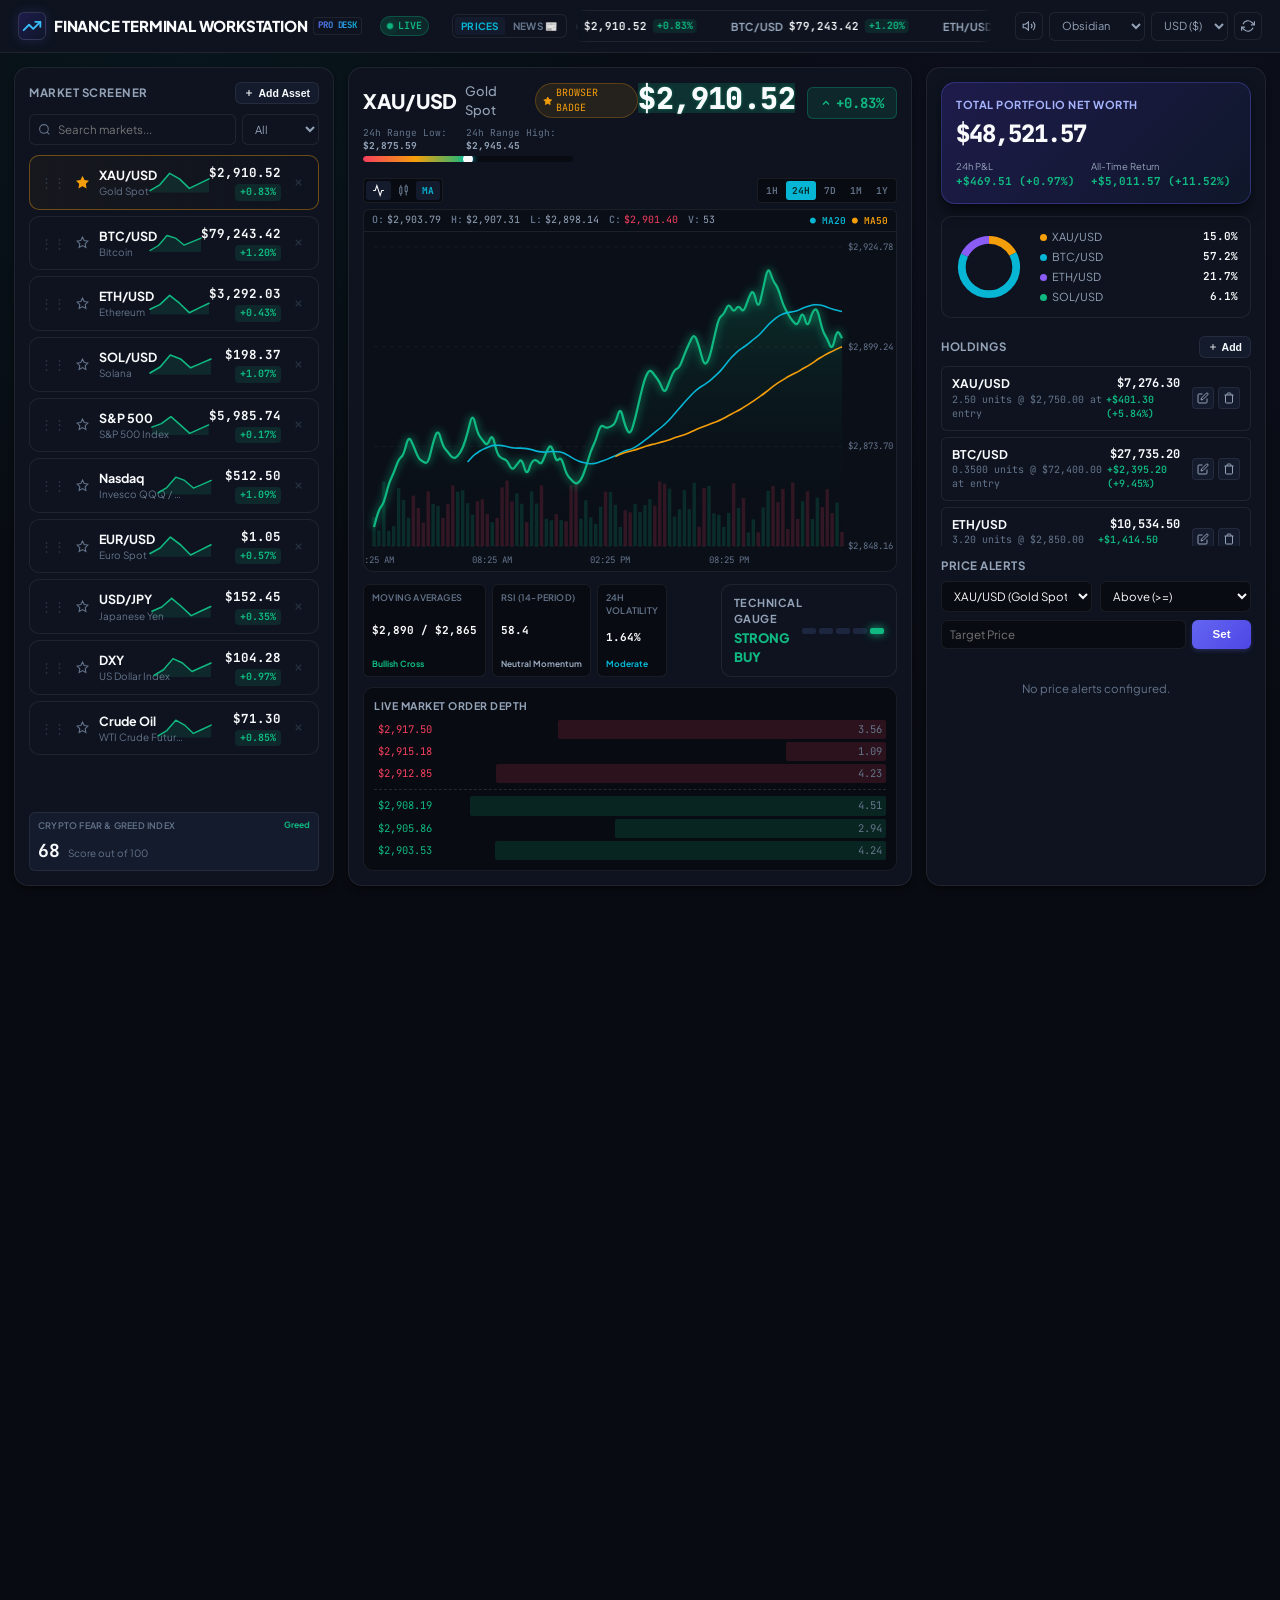
<file: index.html>
<!DOCTYPE html>
<html lang="en">
<head>
  <meta charset="UTF-8">
  <meta http-equiv="refresh" content="0; url=dashboard.html">
  <title>Finance Terminal Workstation Pro</title>
</head>
<body style="background: #080b11; color: #f8fafc; font-family: sans-serif; display: flex; align-items: center; justify-content: center; height: 100vh; margin: 0;">
  <p>Launching Finance Terminal Workstation Pro... <a href="dashboard.html" style="color: #38bdf8;">Click here if not redirected</a></p>
</body>
</html>
</file>
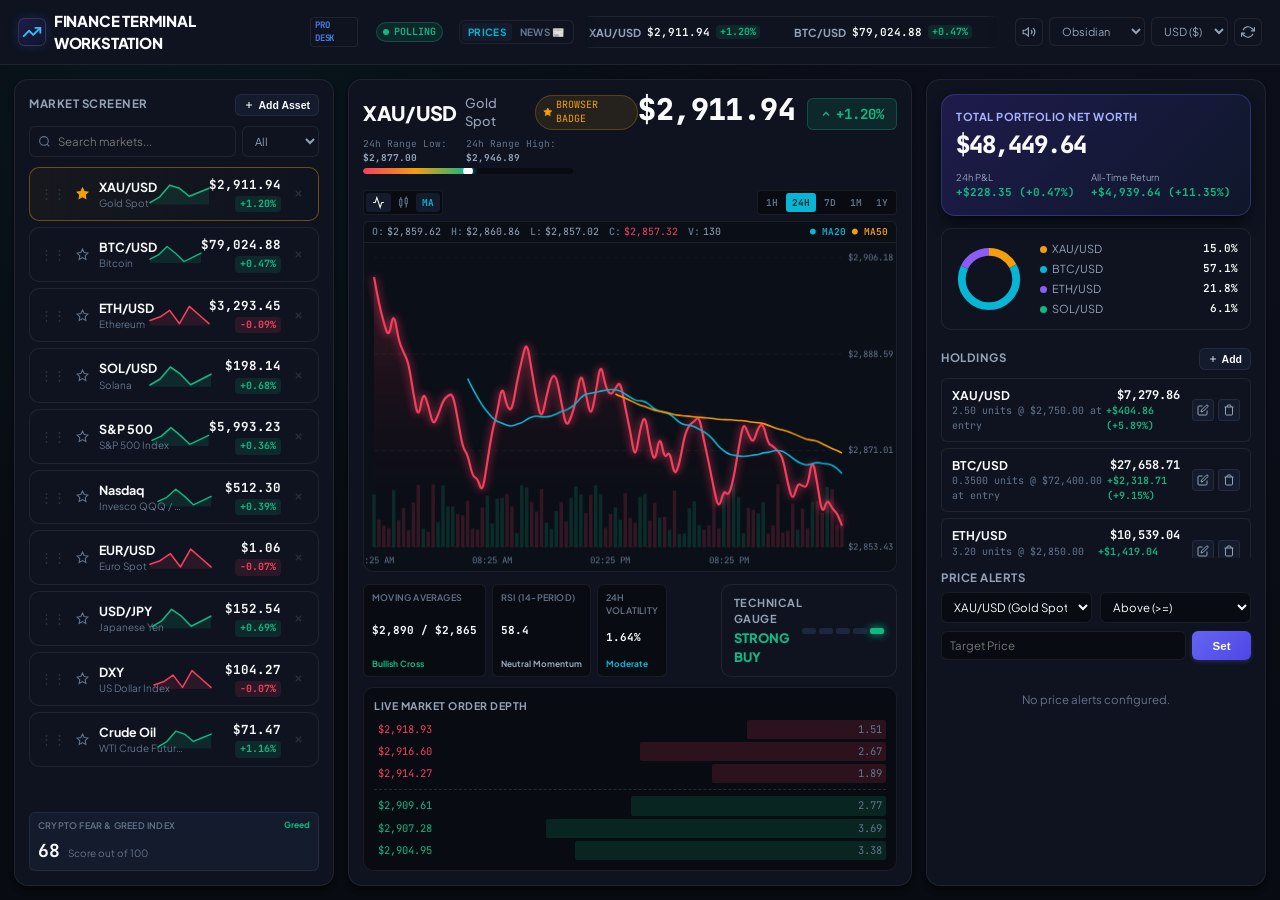
<file: dashboard.html>
<!DOCTYPE html>
<html lang="en">
<head>
  <meta charset="UTF-8">
  <meta name="viewport" content="width=device-width, initial-scale=1.0">
  <title>Finance Terminal Workstation Pro</title>
  <link rel="stylesheet" href="terminal.css">
  <style>
    /* Fullscreen workstation enhancements */
    body {
      background: var(--bg-main);
      height: 100vh;
      overflow: hidden;
    }
    .widescreen-header {
      padding: 10px 18px;
      border-bottom: 1px solid var(--border-subtle);
      background: var(--bg-surface);
      display: flex;
      justify-content: space-between;
      align-items: center;
    }
    .main-terminal-stage {
      height: 380px !important;
    }
    .order-depth-box {
      background: var(--bg-main);
      border: 1px solid var(--border-subtle);
      border-radius: var(--radius-md);
      padding: 10px;
      margin-top: 10px;
    }
    .depth-row {
      display: flex;
      justify-content: space-between;
      font-family: var(--font-mono);
      font-size: 10.5px;
      padding: 2px 4px;
      position: relative;
    }
    .depth-bar-bid {
      position: absolute;
      right: 0;
      top: 0;
      bottom: 0;
      background: rgba(16, 185, 129, 0.15);
      border-radius: 2px;
      z-index: 1;
    }
    .depth-bar-ask {
      position: absolute;
      right: 0;
      top: 0;
      bottom: 0;
      background: rgba(244, 63, 94, 0.15);
      border-radius: 2px;
      z-index: 1;
    }
    .depth-content {
      position: relative;
      z-index: 2;
      display: flex;
      justify-content: space-between;
      width: 100%;
    }
  </style>
</head>
<body data-mode="dashboard">
  <div class="dashboard-mode" id="dashboardRoot">
    
    <!-- Workstation Top Header -->
    <header class="widescreen-header">
      <div class="brand-group">
        <div class="brand-logo-wrap">
          <svg width="20" height="20" viewBox="0 0 24 24" fill="none" stroke="#38bdf8" stroke-width="2.2" stroke-linecap="round" stroke-linejoin="round">
            <polyline points="22 7 13.5 15.5 8.5 10.5 2 17"></polyline>
            <polyline points="16 7 22 7 22 13"></polyline>
          </svg>
        </div>
        <div>
          <div class="brand-title" style="font-size: 15px;">
            <span>FINANCE TERMINAL WORKSTATION</span>
            <span class="brand-tag">PRO DESK</span>
          </div>
        </div>
        <div class="live-beacon" id="liveBeaconWrap" style="margin-left: 10px;" title="Real-time WebSocket & Market Feed">
          <span class="beacon-dot" id="beaconDot"></span>
          <span id="beaconText">LIVE</span>
        </div>
      </div>

      <!-- Center Ticker Tape & News Toggle -->
      <div style="width: 540px; margin: 0 16px; display: flex; align-items: center; gap: 8px;">
        <div class="marquee-mode-bar" style="margin-bottom: 0;">
          <button class="marquee-mode-btn active" id="btnMarqueePrices" title="Show Live Rolling Prices">Prices</button>
          <button class="marquee-mode-btn" id="btnMarqueeNews" title="Show Breaking Financial & Crypto News">News 📰</button>
        </div>
        <div class="marquee-container" id="marqueeContainer" style="margin-bottom: 0; padding: 4px 0; flex: 1;">
          <div class="marquee-track" id="marqueeTrack">
            <!-- Dynamic items -->
          </div>
        </div>
      </div>

      <!-- Right Header Actions -->
      <div class="header-actions">
        <!-- Audio Chime Toggle -->
        <button class="btn-icon" id="soundToggleBtn" title="Toggle Sound">
          <svg id="soundOnIcon" width="14" height="14" viewBox="0 0 24 24" fill="none" stroke="currentColor" stroke-width="2"><polygon points="11 5 6 9 2 9 2 15 6 15 11 19 11 5"></polygon><path d="M19.07 4.93a10 10 0 0 1 0 14.14M15.54 8.46a5 5 0 0 1 0 7.07"></path></svg>
          <svg id="soundOffIcon" style="display:none;" width="14" height="14" viewBox="0 0 24 24" fill="none" stroke="currentColor" stroke-width="2"><line x1="1" y1="1" x2="23" y2="23"></line><path d="M9 9v3a3 3 0 0 0 5.12 2.12M15 9.34V4a3 3 0 0 0-5.94-.6"></path><path d="M17 16.95A7 7 0 0 1 5 12v-2m14 0v2a7 7 0 0 1-.11 1.23"></path><line x1="12" y1="19" x2="12" y2="23"></line><line x1="8" y1="23" x2="16" y2="23"></line></svg>
        </button>

        <!-- Theme Picker -->
        <select class="filter-select" id="settingTheme" style="font-size: 11px;">
          <option value="obsidian">Obsidian</option>
          <option value="cyber">Cyberpunk</option>
          <option value="midnight">Midnight</option>
          <option value="light">Crisp Light</option>
        </select>

        <!-- Currency -->
        <select class="filter-select" id="settingCurrency" style="font-size: 11px;">
          <option value="USD">USD ($)</option>
          <option value="EUR">EUR (€)</option>
          <option value="GBP">GBP (£)</option>
          <option value="JPY">JPY (¥)</option>
        </select>

        <!-- Refresh -->
        <button class="btn-icon" id="refreshBtn" title="Refresh Now">
          <svg id="refreshIcon" width="14" height="14" viewBox="0 0 24 24" fill="none" stroke="currentColor" stroke-width="2"><polyline points="23 4 23 10 17 10"></polyline><polyline points="1 20 1 14 7 14"></polyline><path d="M3.51 9a9 9 0 0 1 14.85-3.36L23 10M1 14l4.64 4.36A9 9 0 0 0 20.49 15"></path></svg>
        </button>
      </div>
    </header>

    <!-- 3-Column Workstation Grid -->
    <div class="dashboard-grid">
      
      <!-- COLUMN 1: MARKET SCREENER & WATCHLIST -->
      <aside class="dashboard-panel col-left">
        <div class="section-heading" style="margin-bottom: 10px; display: flex; justify-content: space-between; align-items: center;">
          <span>Market Screener</span>
          <button class="btn-small" id="openAddAssetModalBtn">
            <svg width="10" height="10" viewBox="0 0 24 24" fill="none" stroke="currentColor" stroke-width="2.5"><line x1="12" y1="5" x2="12" y2="19"></line><line x1="5" y1="12" x2="19" y2="12"></line></svg>
            Add Asset
          </button>
        </div>

        <div class="screener-toolbar">
          <div class="search-input-wrap">
            <svg class="search-icon" viewBox="0 0 24 24" fill="none" stroke="currentColor" stroke-width="2"><circle cx="11" cy="11" r="8"></circle><line x1="21" y1="21" x2="16.65" y2="16.65"></line></svg>
            <input type="search" class="search-input" id="screenerSearch" placeholder="Search markets...">
          </div>
          <select class="filter-select" id="screenerTypeFilter">
            <option value="all">All</option>
            <option value="crypto">Crypto</option>
            <option value="commodity">Metals</option>
            <option value="index">Indices</option>
            <option value="forex">Forex</option>
          </select>
        </div>

        <div class="watchlist-list" id="watchlistContainer" style="flex: 1; overflow-y: auto;">
          <!-- Dynamically populated -->
        </div>

        <!-- Sentiment Meter in Col 1 -->
        <div class="intel-card" style="margin-top: 10px; background: var(--bg-surface-elevated);">
          <div style="display: flex; justify-content: space-between; align-items: center;">
            <span class="intel-label">Crypto Fear & Greed Index</span>
            <span class="intel-rating" id="fngSignal" style="color: var(--bull);">Greed</span>
          </div>
          <div style="display: flex; align-items: baseline; gap: 8px; margin-top: 4px;">
            <span class="intel-value" id="fngValue" style="font-size: 18px;">68</span>
            <span style="font-size: 10px; color: var(--text-tertiary);">Score out of 100</span>
          </div>
        </div>
      </aside>

      <!-- COLUMN 2: PRIMARY PRO TERMINAL CHART & DEPTH -->
      <main class="dashboard-panel col-center">
        <!-- Hero Header Row -->
        <div class="hero-top-row">
          <div class="hero-asset-meta">
            <span class="hero-symbol" id="heroSymbol" style="font-size: 20px;">XAU/USD</span>
            <span class="hero-name" id="heroName" style="font-size: 13px;">Gold Spot</span>
            <div class="hero-pin-badge" id="heroBadgeStatus">
              <svg width="10" height="10" viewBox="0 0 24 24" fill="#f59e0b" stroke="#f59e0b" stroke-width="2"><polygon points="12 2 15.09 8.26 22 9.27 17 14.14 18.18 21.02 12 17.77 5.82 21.02 7 14.14 2 9.27 8.91 8.26 12 2"></polygon></svg>
              <span>BROWSER BADGE</span>
            </div>
          </div>

          <div style="display: flex; align-items: baseline; gap: 12px;">
            <span class="hero-price" id="heroPrice" style="font-size: 30px;">$2,912.40</span>
            <span class="delta-badge up" id="heroDelta" style="font-size: 14px; padding: 5px 12px;">
              <svg width="12" height="12" viewBox="0 0 24 24" fill="none" stroke="currentColor" stroke-width="2.5"><polyline points="18 15 12 9 6 15"></polyline></svg>
              <span id="heroDeltaVal">+0.85%</span>
            </span>
          </div>
        </div>

        <!-- 24h High/Low -->
        <div class="range-bar-wrap" style="margin-bottom: 14px;">
          <div class="range-labels">
            <span>24h Range Low: <strong id="heroLowPrice">$2,892.10</strong></span>
            <span>24h Range High: <strong id="heroHighPrice">$2,928.40</strong></span>
          </div>
          <div class="range-track" style="height: 6px;">
            <div class="range-fill" id="rangeFill" style="width: 68%;"></div>
            <div class="range-pin" id="rangePin" style="left: 68%; width: 10px; height: 10px;"></div>
          </div>
        </div>

        <!-- Chart Controls -->
        <div class="chart-controls-bar">
          <div class="chart-type-toggle">
            <button class="chart-type-btn active" data-type="area" id="btnChartArea" title="Area Spline">
              <svg viewBox="0 0 24 24" fill="none" stroke="currentColor" stroke-width="2"><polyline points="22 12 18 12 15 21 9 3 6 12 2 12"></polyline></svg>
            </button>
            <button class="chart-type-btn" data-type="candle" id="btnChartCandle" title="Candlestick OHLC">
              <svg viewBox="0 0 24 24" fill="none" stroke="currentColor" stroke-width="2"><rect x="5" y="6" width="4" height="12" rx="1"></rect><line x1="7" y1="2" x2="7" y2="6"></line><line x1="7" y1="18" x2="7" y2="22"></line><rect x="15" y="4" width="4" height="10" rx="1"></rect><line x1="17" y1="1" x2="17" y2="4"></line><line x1="17" y1="14" x2="17" y2="21"></line></svg>
            </button>
            <button class="chart-type-btn active" id="btnToggleMA" title="Toggle Moving Average Overlays (MA 20 / 50)">
              MA
            </button>
          </div>

          <div class="timeframe-group">
            <button class="timeframe-btn active" data-range="1h">1H</button>
            <button class="timeframe-btn" data-range="24h">24H</button>
            <button class="timeframe-btn" data-range="7d">7D</button>
            <button class="timeframe-btn" data-range="1m">1M</button>
            <button class="timeframe-btn" data-range="1y">1Y</button>
          </div>
        </div>

        <!-- OHLCV & MA Crosshair Readout Bar -->
        <div class="chart-ohlcv-bar" id="chartOhlcvBar">
          <span class="ohlcv-item"><span class="ohlcv-lbl">O:</span> <span id="ohlcO">—</span></span>
          <span class="ohlcv-item"><span class="ohlcv-lbl">H:</span> <span id="ohlcH">—</span></span>
          <span class="ohlcv-item"><span class="ohlcv-lbl">L:</span> <span id="ohlcL">—</span></span>
          <span class="ohlcv-item"><span class="ohlcv-lbl">C:</span> <span id="ohlcC">—</span></span>
          <span class="ohlcv-item"><span class="ohlcv-lbl">V:</span> <span id="ohlcV">—</span></span>
          <span class="ohlcv-item ohlcv-ma-legend" id="maLegendWrap">
            <span class="ma-pill-20">● MA20</span>
            <span class="ma-pill-50">● MA50</span>
          </span>
        </div>

        <!-- Large Interactive Chart Canvas -->
        <div class="chart-stage main-terminal-stage" id="chartStage">
          <canvas class="chart-canvas" id="mainChartCanvas"></canvas>
          <div class="chart-tooltip" id="chartTooltip">
            <div class="tooltip-time" id="tooltipTime">--:--</div>
            <div class="tooltip-price" id="tooltipPrice">$0.00</div>
          </div>
        </div>

        <!-- Technical Intelligence Grid & Meter -->
        <div style="display: grid; grid-template-columns: 2fr 1fr; gap: 10px; margin-top: 12px;">
          <div class="intel-grid" style="margin-top: 0;">
            <div class="intel-card">
              <span class="intel-label">Moving Averages</span>
              <span class="intel-value" id="maValues">$2,890 / $2,865</span>
              <span class="intel-rating" id="maSignal" style="color: var(--bull);">Bullish Cross</span>
            </div>
            <div class="intel-card">
              <span class="intel-label">RSI (14-Period)</span>
              <span class="intel-value" id="rsiValue">58.4</span>
              <span class="intel-rating" id="rsiSignal" style="color: var(--text-secondary);">Neutral Momentum</span>
            </div>
            <div class="intel-card">
              <span class="intel-label">24h Volatility</span>
              <span class="intel-value" id="volatilityVal">1.64%</span>
              <span class="intel-rating" style="color: var(--accent-cyan);">Moderate</span>
            </div>
          </div>

          <div class="technical-meter-card" style="margin-bottom: 0;">
            <div class="meter-left">
              <span class="meter-title">Technical Gauge</span>
              <span class="meter-status bull" id="technicalMeterText">STRONG BUY</span>
            </div>
            <div class="meter-bar-container">
              <div class="meter-segment" id="segStrongSell"></div>
              <div class="meter-segment" id="segSell"></div>
              <div class="meter-segment" id="segNeutral"></div>
              <div class="meter-segment" id="segBuy"></div>
              <div class="meter-segment active-strong-buy" id="segStrongBuy"></div>
            </div>
          </div>
        </div>

        <!-- Order Book Depth Simulation -->
        <div class="order-depth-box">
          <div class="section-heading" style="margin-bottom: 6px; font-size: 10.5px;">Live Market Order Depth</div>
          <div id="orderBookList">
            <!-- Dynamically populated -->
          </div>
        </div>
      </main>

      <!-- COLUMN 3: PORTFOLIO, ALERTS & TOOLS -->
      <aside class="dashboard-panel col-right">
        <!-- Portfolio Hero -->
        <div class="portfolio-hero" style="padding: 14px;">
          <div class="portfolio-label">Total Portfolio Net Worth</div>
          <div class="portfolio-total" id="portfolioTotalVal" style="font-size: 24px;">$48,912.45</div>
          <div class="portfolio-metrics">
            <div class="p-metric">
              <span class="p-metric-label">24h P&L</span>
              <span class="p-metric-val" id="portfolio24hPnl" style="color: var(--bull);">+$1,140.20 (+2.38%)</span>
            </div>
            <div class="p-metric">
              <span class="p-metric-label">All-Time Return</span>
              <span class="p-metric-val" id="portfolioAllTimePnl" style="color: var(--bull);">+$8,450.00 (+20.8%)</span>
            </div>
          </div>
        </div>

        <!-- Donut Allocation -->
        <div class="allocation-wrap">
          <div class="donut-stage" style="width: 70px; height: 70px;">
            <svg class="donut-svg" viewBox="0 0 36 36" id="portfolioDonutSvg"></svg>
          </div>
          <div class="donut-legend" id="donutLegend" style="font-size: 10.5px;"></div>
        </div>

        <!-- Holdings List -->
        <div class="holdings-header" style="margin-top: 6px;">
          <span class="section-heading">Holdings</span>
          <button class="btn-small" id="openAddHoldingBtn">
            <svg width="10" height="10" viewBox="0 0 24 24" fill="none" stroke="currentColor" stroke-width="2"><line x1="12" y1="5" x2="12" y2="19"></line><line x1="5" y1="12" x2="19" y2="12"></line></svg>
            Add
          </button>
        </div>
        <div id="holdingsListContainer" style="max-height: 180px; overflow-y: auto; margin-bottom: 12px;"></div>

        <!-- Quick Price Alerts -->
        <div class="section-heading" style="margin-bottom: 6px;">Price Alerts</div>
        <form class="alert-builder-form" id="alertBuilderForm" style="margin-bottom: 8px;">
          <div class="alert-input-grid">
            <select id="alertAssetSelect" aria-label="Asset"></select>
            <select id="alertConditionSelect" aria-label="Condition">
              <option value="above">Above (>=)</option>
              <option value="below">Below (<=)</option>
            </select>
          </div>
          <div style="display: flex; gap: 6px;">
            <input type="number" step="any" min="0" id="alertTargetInput" placeholder="Target Price" required>
            <button type="submit" class="btn-primary" style="width: 70px; padding: 6px 10px;">Set</button>
          </div>
        </form>
        <div class="active-alerts-list" id="activeAlertsList" style="flex: 1; overflow-y: auto;"></div>
      </aside>

    </div>

    <!-- Modals -->
    <!-- 1. Add Asset Modal -->
    <div class="modal-overlay" id="addAssetModal">
      <div class="modal-box">
        <div class="modal-title">
          <svg width="16" height="16" viewBox="0 0 24 24" fill="none" stroke="#6366f1" stroke-width="2.5"><line x1="12" y1="5" x2="12" y2="19"></line><line x1="5" y1="12" x2="19" y2="12"></line></svg>
          Add Custom Asset
        </div>
        <div class="modal-inputs">
          <input type="text" id="customSymbolInput" placeholder="Symbol (e.g. DOGE, NVDA, TSLA)" autocomplete="off">
          <input type="text" id="customNameInput" placeholder="Asset Name (e.g. Dogecoin)" autocomplete="off">
          <select id="customTypeInput">
            <option value="crypto">Cryptocurrency</option>
            <option value="commodity">Commodity / Metal</option>
            <option value="index">Index / Stock</option>
            <option value="forex">Forex Pair</option>
          </select>
        </div>
        <div class="modal-actions">
          <button class="btn-secondary" id="cancelAddAssetBtn">Cancel</button>
          <button class="btn-primary" id="confirmAddAssetBtn" style="width: auto;">Add to Watchlist</button>
        </div>
      </div>
    </div>

    <!-- 2. Add / Update Holding Modal -->
    <div class="modal-overlay" id="addHoldingModal">
      <div class="modal-box">
        <div class="modal-title">
          <svg width="16" height="16" viewBox="0 0 24 24" fill="none" stroke="#10b981" stroke-width="2.5"><rect x="2" y="7" width="20" height="14" rx="2" ry="2"></rect><path d="M16 21V5a2 2 0 0 0-2-2h-4a2 2 0 0 0-2 2v16"></path></svg>
          <span id="holdingModalTitleText">Track Asset Value</span>
        </div>
        <input type="hidden" id="editingHoldingId" value="">
        <div class="modal-inputs">
          <label style="font-size: 10px; color: var(--text-tertiary); font-weight: 700; text-transform: uppercase;">1. Choose Asset</label>
          <select id="holdingAssetSelect"></select>
          <div id="holdingCurrentPriceInfo" style="font-size: 11px; font-family: var(--font-mono); color: var(--accent-cyan); margin-top: -4px; margin-bottom: 6px;">
            Current Market Price: $0.00
          </div>

          <div style="display: flex; gap: 4px; margin-bottom: 8px;">
            <button type="button" class="btn-small active" id="modeUsdBtn" style="flex: 1; justify-content: center; font-size: 10px; padding: 5px 6px;">💵 In USD ($)</button>
            <button type="button" class="btn-small" id="modeUnitsBtn" style="flex: 1; justify-content: center; font-size: 10px; padding: 5px 6px;">🪙 By Coin/Units</button>
          </div>

          <!-- Mode 1: USD Amount (Intuitive & Default) -->
          <div id="holdingUsdContainer">
            <label style="font-size: 10px; color: var(--text-tertiary); font-weight: 700; text-transform: uppercase;">2. How much you hold in USD right now</label>
            <input type="number" step="any" min="0" id="holdingUsdAmountInput" placeholder="e.g. 500 or 2500" autocomplete="off">
            <div id="holdingUsdCalcPreview" style="font-size: 10.5px; font-family: var(--font-mono); color: var(--text-secondary); margin-top: 4px;">
              ≈ 0.00 units locked at current price
            </div>
          </div>

          <!-- Mode 2: By exact units / custom price (Optional) -->
          <div id="holdingUnitsContainer" style="display: none;">
            <label style="font-size: 10px; color: var(--text-tertiary); font-weight: 700; text-transform: uppercase;">Exact units owned</label>
            <input type="number" step="any" min="0" id="holdingAmountInput" placeholder="Quantity (e.g. 0.035)" autocomplete="off">
            <label style="font-size: 10px; color: var(--text-tertiary); font-weight: 700; text-transform: uppercase; margin-top: 6px;">Buy Price per unit ($)</label>
            <input type="number" step="any" min="0" id="holdingBuyPriceInput" placeholder="Price per unit ($)" autocomplete="off">
          </div>
        </div>
        <div class="modal-actions">
          <button class="btn-secondary" id="cancelAddHoldingBtn">Cancel</button>
          <button class="btn-primary" id="confirmAddHoldingBtn" style="width: auto;">Start Tracking</button>
        </div>
      </div>
    </div>

  </div>

  <script src="config.js"></script>
  <script src="popup.js"></script>
</body>
</html>
</file>
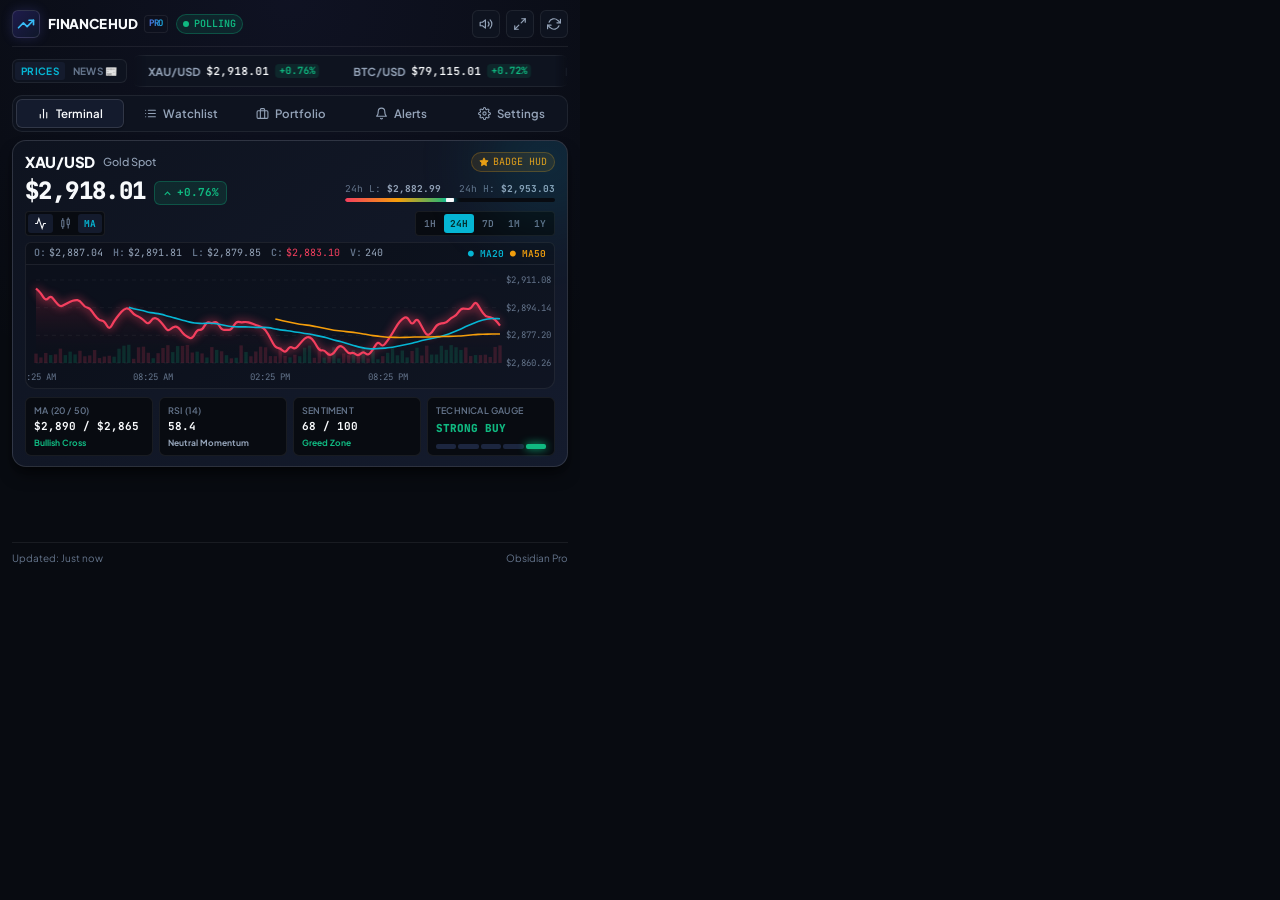
<file: popup.html>
<!DOCTYPE html>
<html lang="en">
<head>
  <meta charset="UTF-8">
  <meta name="viewport" content="width=device-width, initial-scale=1.0">
  <title>Finance Terminal & Ticker HUD</title>
  <link rel="stylesheet" href="terminal.css">
</head>
<body>
  <div class="app-container popup-mode" id="appRoot">
    
    <!-- Terminal Header -->
    <header class="terminal-header">
      <div class="brand-group">
        <div class="brand-logo-wrap">
          <svg width="18" height="18" viewBox="0 0 24 24" fill="none" stroke="#38bdf8" stroke-width="2.2" stroke-linecap="round" stroke-linejoin="round">
            <polyline points="22 7 13.5 15.5 8.5 10.5 2 17"></polyline>
            <polyline points="16 7 22 7 22 13"></polyline>
          </svg>
        </div>
        <div>
          <div class="brand-title">
            <span>FINANCE HUD</span>
            <span class="brand-tag">PRO</span>
          </div>
        </div>
        <div class="live-beacon" id="liveBeaconWrap" title="Real-time WebSocket & Market Feed">
          <span class="beacon-dot" id="beaconDot"></span>
          <span id="beaconText">LIVE</span>
        </div>
      </div>

      <div class="header-actions">
        <!-- Audio Chime Toggle -->
        <button class="btn-icon" id="soundToggleBtn" title="Toggle Alert Audio Chimes">
          <svg id="soundOnIcon" width="14" height="14" viewBox="0 0 24 24" fill="none" stroke="currentColor" stroke-width="2" stroke-linecap="round" stroke-linejoin="round">
            <polygon points="11 5 6 9 2 9 2 15 6 15 11 19 11 5"></polygon>
            <path d="M19.07 4.93a10 10 0 0 1 0 14.14M15.54 8.46a5 5 0 0 1 0 7.07"></path>
          </svg>
          <svg id="soundOffIcon" style="display:none;" width="14" height="14" viewBox="0 0 24 24" fill="none" stroke="currentColor" stroke-width="2" stroke-linecap="round" stroke-linejoin="round">
            <line x1="1" y1="1" x2="23" y2="23"></line>
            <path d="M9 9v3a3 3 0 0 0 5.12 2.12M15 9.34V4a3 3 0 0 0-5.94-.6"></path>
            <path d="M17 16.95A7 7 0 0 1 5 12v-2m14 0v2a7 7 0 0 1-.11 1.23"></path>
            <line x1="12" y1="19" x2="12" y2="23"></line>
            <line x1="8" y1="23" x2="16" y2="23"></line>
          </svg>
        </button>

        <!-- Popout to Fullscreen Terminal -->
        <button class="btn-icon" id="popoutTerminalBtn" title="Open Full Workstation Terminal">
          <svg width="14" height="14" viewBox="0 0 24 24" fill="none" stroke="currentColor" stroke-width="2" stroke-linecap="round" stroke-linejoin="round">
            <polyline points="15 3 21 3 21 9"></polyline>
            <polyline points="9 21 3 21 3 15"></polyline>
            <line x1="21" y1="3" x2="14" y2="10"></line>
            <line x1="3" y1="21" x2="10" y2="14"></line>
          </svg>
        </button>

        <!-- Refresh Button -->
        <button class="btn-icon" id="refreshBtn" title="Refresh Live Data">
          <svg id="refreshIcon" width="14" height="14" viewBox="0 0 24 24" fill="none" stroke="currentColor" stroke-width="2" stroke-linecap="round" stroke-linejoin="round">
            <polyline points="23 4 23 10 17 10"></polyline>
            <polyline points="1 20 1 14 7 14"></polyline>
            <path d="M3.51 9a9 9 0 0 1 14.85-3.36L23 10M1 14l4.64 4.36A9 9 0 0 0 20.49 15"></path>
          </svg>
        </button>
      </div>
    </header>

    <!-- Top Scrolling Ticker Tape Marquee & News Toggle -->
    <div class="marquee-section">
      <div class="marquee-mode-bar">
        <button class="marquee-mode-btn active" id="btnMarqueePrices" title="Show Live Rolling Prices">Prices</button>
        <button class="marquee-mode-btn" id="btnMarqueeNews" title="Show Breaking Financial & Crypto News">News 📰</button>
      </div>
      <div class="marquee-container" id="marqueeContainer">
        <div class="marquee-track" id="marqueeTrack">
          <!-- Populated dynamically -->
        </div>
      </div>
    </div>

    <!-- Navigation Tab Bar -->
    <nav class="nav-tabs" role="tablist">
      <button class="nav-tab-btn active" data-tab="terminal">
        <svg viewBox="0 0 24 24" fill="none" stroke="currentColor" stroke-width="2" stroke-linecap="round" stroke-linejoin="round"><line x1="18" y1="20" x2="18" y2="10"></line><line x1="12" y1="20" x2="12" y2="4"></line><line x1="6" y1="20" x2="6" y2="14"></line></svg>
        Terminal
      </button>
      <button class="nav-tab-btn" data-tab="watchlist">
        <svg viewBox="0 0 24 24" fill="none" stroke="currentColor" stroke-width="2" stroke-linecap="round" stroke-linejoin="round"><line x1="8" y1="6" x2="21" y2="6"></line><line x1="8" y1="12" x2="21" y2="12"></line><line x1="8" y1="18" x2="21" y2="18"></line><line x1="3" y1="6" x2="3.01" y2="6"></line><line x1="3" y1="12" x2="3.01" y2="12"></line><line x1="3" y1="18" x2="3.01" y2="18"></line></svg>
        Watchlist
      </button>
      <button class="nav-tab-btn" data-tab="portfolio">
        <svg viewBox="0 0 24 24" fill="none" stroke="currentColor" stroke-width="2" stroke-linecap="round" stroke-linejoin="round"><rect x="2" y="7" width="20" height="14" rx="2" ry="2"></rect><path d="M16 21V5a2 2 0 0 0-2-2h-4a2 2 0 0 0-2 2v16"></path></svg>
        Portfolio
      </button>
      <button class="nav-tab-btn" data-tab="alerts">
        <svg viewBox="0 0 24 24" fill="none" stroke="currentColor" stroke-width="2" stroke-linecap="round" stroke-linejoin="round"><path d="M18 8A6 6 0 0 0 6 8c0 7-3 9-3 9h18s-3-2-3-9"></path><path d="M13.73 21a2 2 0 0 1-3.46 0"></path></svg>
        Alerts
      </button>
      <button class="nav-tab-btn" data-tab="settings">
        <svg viewBox="0 0 24 24" fill="none" stroke="currentColor" stroke-width="2" stroke-linecap="round" stroke-linejoin="round"><circle cx="12" cy="12" r="3"></circle><path d="M19.4 15a1.65 1.65 0 0 0 .33 1.82l.06.06a2 2 0 0 1 0 2.83 2 2 0 0 1-2.83 0l-.06-.06a1.65 1.65 0 0 0-1.82-.33 1.65 1.65 0 0 0-1 1.51V21a2 2 0 0 1-2 2 2 2 0 0 1-2-2v-.09A1.65 1.65 0 0 0 9 19.4a1.65 1.65 0 0 0-1.82.33l-.06.06a2 2 0 0 1-2.83 0 2 2 0 0 1 0-2.83l.06-.06a1.65 1.65 0 0 0 .33-1.82 1.65 1.65 0 0 0-1.51-1H3a2 2 0 0 1-2-2 2 2 0 0 1 2-2h.09A1.65 1.65 0 0 0 4.6 9a1.65 1.65 0 0 0-.33-1.82l-.06-.06a2 2 0 0 1 0-2.83 2 2 0 0 1 2.83 0l.06.06a1.65 1.65 0 0 0 1.82.33H9a1.65 1.65 0 0 0 1-1.51V3a2 2 0 0 1 2-2 2 2 0 0 1 2 2v.09a1.65 1.65 0 0 0 1 1.51 1.65 1.65 0 0 0 1.82-.33l.06-.06a2 2 0 0 1 2.83 0 2 2 0 0 1 0 2.83l-.06.06a1.65 1.65 0 0 0-.33 1.82V9a1.65 1.65 0 0 0 1.51 1H21a2 2 0 0 1 2 2 2 2 0 0 1-2 2h-.09a1.65 1.65 0 0 0-1.51 1z"></path></svg>
        Settings
      </button>
    </nav>

    <!-- ==========================================
         TAB 1: TERMINAL / PRO CHART
         ========================================== -->
    <div class="tab-content active" id="tab-terminal">
      <!-- Hero Asset Card -->
      <div class="hero-card" id="heroCard">
        <div class="hero-glow"></div>
        <div class="hero-top-row">
          <div class="hero-asset-meta">
            <span class="hero-symbol" id="heroSymbol">XAU/USD</span>
            <span class="hero-name" id="heroName">Gold Spot</span>
          </div>
          <div class="hero-pin-badge" id="heroBadgeStatus">
            <svg width="10" height="10" viewBox="0 0 24 24" fill="#f59e0b" stroke="#f59e0b" stroke-width="2"><polygon points="12 2 15.09 8.26 22 9.27 17 14.14 18.18 21.02 12 17.77 5.82 21.02 7 14.14 2 9.27 8.91 8.26 12 2"></polygon></svg>
            <span>BADGE HUD</span>
          </div>
        </div>

        <div class="hero-price-row">
          <div class="hero-price-group">
            <span class="hero-price" id="heroPrice">$2,912.40</span>
            <span class="delta-badge up" id="heroDelta">
              <svg width="11" height="11" viewBox="0 0 24 24" fill="none" stroke="currentColor" stroke-width="2.5"><polyline points="18 15 12 9 6 15"></polyline></svg>
              <span id="heroDeltaVal">+0.85%</span>
            </span>
          </div>

          <!-- 24h High / Low Range Slider (Side-by-side with price) -->
          <div class="range-bar-wrap">
            <div class="range-labels">
              <span>24h L: <strong id="heroLowPrice">$2,892.10</strong></span>
              <span>24h H: <strong id="heroHighPrice">$2,928.40</strong></span>
            </div>
            <div class="range-track">
              <div class="range-fill" id="rangeFill" style="width: 68%;"></div>
              <div class="range-pin" id="rangePin" style="left: 68%;"></div>
            </div>
          </div>
        </div>

        <!-- Chart Controls -->
        <div class="chart-controls-bar">
          <div class="chart-type-toggle">
            <button class="chart-type-btn active" data-type="area" id="btnChartArea" title="Area Spline">
              <svg viewBox="0 0 24 24" fill="none" stroke="currentColor" stroke-width="2"><polyline points="22 12 18 12 15 21 9 3 6 12 2 12"></polyline></svg>
            </button>
            <button class="chart-type-btn" data-type="candle" id="btnChartCandle" title="Candlestick OHLC">
              <svg viewBox="0 0 24 24" fill="none" stroke="currentColor" stroke-width="2"><rect x="5" y="6" width="4" height="12" rx="1"></rect><line x1="7" y1="2" x2="7" y2="6"></line><line x1="7" y1="18" x2="7" y2="22"></line><rect x="15" y="4" width="4" height="10" rx="1"></rect><line x1="17" y1="1" x2="17" y2="4"></line><line x1="17" y1="14" x2="17" y2="21"></line></svg>
            </button>
            <button class="chart-type-btn active" id="btnToggleMA" title="Toggle Moving Average Overlays (MA 20 / 50)">
              MA
            </button>
          </div>

          <div class="timeframe-group">
            <button class="timeframe-btn active" data-range="1h">1H</button>
            <button class="timeframe-btn" data-range="24h">24H</button>
            <button class="timeframe-btn" data-range="7d">7D</button>
            <button class="timeframe-btn" data-range="1m">1M</button>
            <button class="timeframe-btn" data-range="1y">1Y</button>
          </div>
        </div>

        <!-- OHLCV & MA Crosshair Readout Bar -->
        <div class="chart-ohlcv-bar" id="chartOhlcvBar">
          <span class="ohlcv-item"><span class="ohlcv-lbl">O:</span> <span id="ohlcO">—</span></span>
          <span class="ohlcv-item"><span class="ohlcv-lbl">H:</span> <span id="ohlcH">—</span></span>
          <span class="ohlcv-item"><span class="ohlcv-lbl">L:</span> <span id="ohlcL">—</span></span>
          <span class="ohlcv-item"><span class="ohlcv-lbl">C:</span> <span id="ohlcC">—</span></span>
          <span class="ohlcv-item"><span class="ohlcv-lbl">V:</span> <span id="ohlcV">—</span></span>
          <span class="ohlcv-item ohlcv-ma-legend" id="maLegendWrap">
            <span class="ma-pill-20">● MA20</span>
            <span class="ma-pill-50">● MA50</span>
          </span>
        </div>

        <!-- Interactive Chart Canvas Stage -->
        <div class="chart-stage" id="chartStage">
          <canvas class="chart-canvas" id="mainChartCanvas"></canvas>
          <div class="chart-tooltip" id="chartTooltip">
            <div class="tooltip-time" id="tooltipTime">--:--</div>
            <div class="tooltip-price" id="tooltipPrice">$0.00</div>
          </div>
        </div>

        <!-- Technical Intelligence & Indicators Grid (4 Columns) -->
        <div class="intel-grid">
          <div class="intel-card">
            <span class="intel-label">MA (20 / 50)</span>
            <span class="intel-value" id="maValues">$2,890 / $2,865</span>
            <span class="intel-rating" id="maSignal" style="color: var(--bull);">Bullish Cross</span>
          </div>
          <div class="intel-card">
            <span class="intel-label">RSI (14)</span>
            <span class="intel-value" id="rsiValue">58.4</span>
            <span class="intel-rating" id="rsiSignal" style="color: var(--text-secondary);">Neutral Momentum</span>
          </div>
          <div class="intel-card">
            <span class="intel-label">Sentiment</span>
            <span class="intel-value" id="fngValue">68 / 100</span>
            <span class="intel-rating" id="fngSignal" style="color: var(--bull);">Greed Zone</span>
          </div>
          <div class="intel-card intel-gauge-card">
            <span class="intel-label">Technical Gauge</span>
            <span class="intel-value meter-status bull" id="technicalMeterText" style="font-size: 11px;">STRONG BUY</span>
            <div class="meter-bar-container">
              <div class="meter-segment" id="segStrongSell" title="Strong Sell"></div>
              <div class="meter-segment" id="segSell" title="Sell"></div>
              <div class="meter-segment" id="segNeutral" title="Neutral"></div>
              <div class="meter-segment" id="segBuy" title="Buy"></div>
              <div class="meter-segment active-strong-buy" id="segStrongBuy" title="Strong Buy"></div>
            </div>
          </div>
        </div>
      </div>
    </div>

    <!-- ==========================================
         TAB 2: WATCHLIST SCREENER
         ========================================== -->
    <div class="tab-content" id="tab-watchlist">
      <div class="screener-toolbar">
        <div class="search-input-wrap">
          <svg class="search-icon" viewBox="0 0 24 24" fill="none" stroke="currentColor" stroke-width="2"><circle cx="11" cy="11" r="8"></circle><line x1="21" y1="21" x2="16.65" y2="16.65"></line></svg>
          <input type="search" class="search-input" id="screenerSearch" placeholder="Search Gold, BTC, Stocks...">
        </div>
        <select class="filter-select" id="screenerTypeFilter">
          <option value="all">All Types</option>
          <option value="crypto">Crypto</option>
          <option value="commodity">Commodities</option>
          <option value="index">Indices</option>
          <option value="forex">Forex</option>
        </select>
        <button class="btn-icon" id="openAddAssetModalBtn" title="Add Custom Coin / Stock">
          <svg width="14" height="14" viewBox="0 0 24 24" fill="none" stroke="currentColor" stroke-width="2.5"><line x1="12" y1="5" x2="12" y2="19"></line><line x1="5" y1="12" x2="19" y2="12"></line></svg>
        </button>
      </div>

      <div class="watchlist-list" id="watchlistContainer">
        <!-- Rendered dynamically by popup.js -->
      </div>
    </div>

    <!-- ==========================================
         TAB 3: PORTFOLIO & HOLDINGS
         ========================================== -->
    <div class="tab-content" id="tab-portfolio">
      <div class="portfolio-hero">
        <div class="portfolio-label">Total Portfolio Net Worth</div>
        <div class="portfolio-total" id="portfolioTotalVal">$48,912.45</div>
        <div class="portfolio-metrics">
          <div class="p-metric">
            <span class="p-metric-label">24h P&L</span>
            <span class="p-metric-val" id="portfolio24hPnl" style="color: var(--bull);">+$1,140.20 (+2.38%)</span>
          </div>
          <div class="p-metric">
            <span class="p-metric-label">All-Time Return</span>
            <span class="p-metric-val" id="portfolioAllTimePnl" style="color: var(--bull);">+$8,450.00 (+20.8%)</span>
          </div>
        </div>
      </div>

      <!-- Asset Allocation Donut Chart -->
      <div class="allocation-wrap">
        <div class="donut-stage">
          <svg class="donut-svg" viewBox="0 0 36 36" id="portfolioDonutSvg">
            <!-- Rendered dynamically -->
          </svg>
        </div>
        <div class="donut-legend" id="donutLegend">
          <!-- Rendered dynamically -->
        </div>
      </div>

      <!-- Holdings List -->
      <div class="holdings-header">
        <span class="section-heading">Your Holdings</span>
        <button class="btn-small" id="openAddHoldingBtn">
          <svg width="11" height="11" viewBox="0 0 24 24" fill="none" stroke="currentColor" stroke-width="2"><line x1="12" y1="5" x2="12" y2="19"></line><line x1="5" y1="12" x2="19" y2="12"></line></svg>
          Add Asset
        </button>
      </div>

      <div id="holdingsListContainer">
        <!-- Injected dynamically -->
      </div>
    </div>

    <!-- ==========================================
         TAB 4: PRICE ALERTS
         ========================================== -->
    <div class="tab-content" id="tab-alerts">
      <div class="alert-builder-card">
        <div class="section-heading" style="margin-bottom: 8px;">Create Price Alert</div>
        <form class="alert-builder-form" id="alertBuilderForm">
          <div class="alert-input-grid">
            <select id="alertAssetSelect" aria-label="Target Asset"></select>
            <select id="alertConditionSelect" aria-label="Condition">
              <option value="above">Price Above (>=)</option>
              <option value="below">Price Below (<=)</option>
            </select>
          </div>
          <div style="margin-bottom: 8px;">
            <input type="number" step="any" min="0" id="alertTargetInput" placeholder="Target Price (e.g. 3000.00)" required>
          </div>
          <button type="submit" class="btn-primary">
            <svg width="13" height="13" viewBox="0 0 24 24" fill="none" stroke="currentColor" stroke-width="2.5"><path d="M18 8A6 6 0 0 0 6 8c0 7-3 9-3 9h18s-3-2-3-9"></path><path d="M13.73 21a2 2 0 0 1-3.46 0"></path></svg>
            Set Alert
          </button>
        </form>
      </div>

      <div class="section-heading" style="margin-bottom: 8px;">Active Alerts</div>
      <div class="active-alerts-list" id="activeAlertsList">
        <!-- Rendered dynamically -->
      </div>
    </div>

    <!-- ==========================================
         TAB 5: SETTINGS & PREFERENCES
         ========================================== -->
    <div class="tab-content" id="tab-settings">
      <div class="settings-group">
        <div class="setting-row">
          <div class="setting-meta">
            <span class="setting-name">Browser Badge HUD Mode</span>
            <span class="setting-desc">Value displayed on Chrome icon</span>
          </div>
          <div class="setting-control">
            <select id="settingBadgeMode">
              <option value="price">Price ($)</option>
              <option value="change">24h Change (%)</option>
            </select>
          </div>
        </div>

        <div class="setting-row">
          <div class="setting-meta">
            <span class="setting-name">Display Currency</span>
            <span class="setting-desc">Base fiat denomination</span>
          </div>
          <div class="setting-control">
            <select id="settingCurrency">
              <option value="USD">USD ($)</option>
              <option value="EUR">EUR (€)</option>
              <option value="GBP">GBP (£)</option>
              <option value="JPY">JPY (¥)</option>
            </select>
          </div>
        </div>

        <div class="setting-row">
          <div class="setting-meta">
            <span class="setting-name">Visual Theme</span>
            <span class="setting-desc">Terminal styling preset</span>
          </div>
          <div class="setting-control">
            <select id="settingTheme">
              <option value="obsidian">Obsidian Dark</option>
              <option value="cyber">Cyberpunk Emerald</option>
              <option value="midnight">Midnight Navy</option>
              <option value="light">Crisp Light</option>
            </select>
          </div>
        </div>

        <div class="setting-row">
          <div class="setting-meta">
            <span class="setting-name">Background Poll Interval</span>
            <span class="setting-desc">Frequency of service worker checks</span>
          </div>
          <div class="setting-control">
            <select id="settingInterval">
              <option value="1">Every 1 min</option>
              <option value="5">Every 5 mins</option>
              <option value="15">Every 15 mins</option>
            </select>
          </div>
        </div>
      </div>

      <div class="settings-group">
        <div class="section-heading" style="margin-bottom: 6px;">Data & Backup</div>
        <div style="display: flex; gap: 8px;">
          <button class="btn-secondary" id="exportDataBtn" style="flex: 1;">
            Export Data
          </button>
          <button class="btn-secondary" id="importDataBtn" style="flex: 1;">
            Import Data
          </button>
          <input type="file" id="importFileInput" accept=".json" style="display: none;">
        </div>
      </div>
    </div>

    <!-- Modals -->
    <!-- 1. Add Asset Modal -->
    <div class="modal-overlay" id="addAssetModal">
      <div class="modal-box">
        <div class="modal-title">
          <svg width="16" height="16" viewBox="0 0 24 24" fill="none" stroke="#6366f1" stroke-width="2.5"><line x1="12" y1="5" x2="12" y2="19"></line><line x1="5" y1="12" x2="19" y2="12"></line></svg>
          Add Custom Asset
        </div>
        <div class="modal-inputs">
          <input type="text" id="customSymbolInput" placeholder="Symbol (e.g. DOGE, NVDA, TSLA)" autocomplete="off">
          <input type="text" id="customNameInput" placeholder="Asset Name (e.g. Dogecoin)" autocomplete="off">
          <select id="customTypeInput">
            <option value="crypto">Cryptocurrency</option>
            <option value="commodity">Commodity / Metal</option>
            <option value="index">Index / Stock</option>
            <option value="forex">Forex Pair</option>
          </select>
        </div>
        <div class="modal-actions">
          <button class="btn-secondary" id="cancelAddAssetBtn">Cancel</button>
          <button class="btn-primary" id="confirmAddAssetBtn" style="width: auto;">Add to Watchlist</button>
        </div>
      </div>
    </div>

    <!-- 2. Add / Update Holding Modal -->
    <div class="modal-overlay" id="addHoldingModal">
      <div class="modal-box">
        <div class="modal-title">
          <svg width="16" height="16" viewBox="0 0 24 24" fill="none" stroke="#10b981" stroke-width="2.5"><rect x="2" y="7" width="20" height="14" rx="2" ry="2"></rect><path d="M16 21V5a2 2 0 0 0-2-2h-4a2 2 0 0 0-2 2v16"></path></svg>
          <span id="holdingModalTitleText">Track Asset Value</span>
        </div>
        <input type="hidden" id="editingHoldingId" value="">
        <div class="modal-inputs">
          <label style="font-size: 10px; color: var(--text-tertiary); font-weight: 700; text-transform: uppercase;">1. Choose Asset</label>
          <select id="holdingAssetSelect"></select>
          <div id="holdingCurrentPriceInfo" style="font-size: 11px; font-family: var(--font-mono); color: var(--accent-cyan); margin-top: -4px; margin-bottom: 6px;">
            Current Market Price: $0.00
          </div>

          <div style="display: flex; gap: 4px; margin-bottom: 8px;">
            <button type="button" class="btn-small active" id="modeUsdBtn" style="flex: 1; justify-content: center; font-size: 10px; padding: 5px 6px;">💵 In USD ($)</button>
            <button type="button" class="btn-small" id="modeUnitsBtn" style="flex: 1; justify-content: center; font-size: 10px; padding: 5px 6px;">🪙 By Coin/Units</button>
          </div>

          <!-- Mode 1: USD Amount (Intuitive & Default) -->
          <div id="holdingUsdContainer">
            <label style="font-size: 10px; color: var(--text-tertiary); font-weight: 700; text-transform: uppercase;">2. How much you hold in USD right now</label>
            <input type="number" step="any" min="0" id="holdingUsdAmountInput" placeholder="e.g. 500 or 2500" autocomplete="off">
            <div id="holdingUsdCalcPreview" style="font-size: 10.5px; font-family: var(--font-mono); color: var(--text-secondary); margin-top: 4px;">
              ≈ 0.00 units locked at current price
            </div>
          </div>

          <!-- Mode 2: By exact units / custom price (Optional) -->
          <div id="holdingUnitsContainer" style="display: none;">
            <label style="font-size: 10px; color: var(--text-tertiary); font-weight: 700; text-transform: uppercase;">Exact units owned</label>
            <input type="number" step="any" min="0" id="holdingAmountInput" placeholder="Quantity (e.g. 0.035)" autocomplete="off">
            <label style="font-size: 10px; color: var(--text-tertiary); font-weight: 700; text-transform: uppercase; margin-top: 6px;">Buy Price per unit ($)</label>
            <input type="number" step="any" min="0" id="holdingBuyPriceInput" placeholder="Price per unit ($)" autocomplete="off">
          </div>
        </div>
        <div class="modal-actions">
          <button class="btn-secondary" id="cancelAddHoldingBtn">Cancel</button>
          <button class="btn-primary" id="confirmAddHoldingBtn" style="width: auto;">Start Tracking</button>
        </div>
      </div>
    </div>

    <!-- Footer Status Bar -->
    <footer class="terminal-footer">
      <div class="footer-meta">
        <span id="lastUpdatedText">Updated: Just now</span>
      </div>
      <div class="footer-meta">
        <span id="themeIndicator">Obsidian v2.0</span>
      </div>
    </footer>

  </div>

  <script src="config.js"></script>
  <script src="popup.js"></script>
</body>
</html>
</file>
<file: terminal.css>
/* ==========================================================================
   FINANCE TERMINAL & HUD — MASTER DESIGN SYSTEM
   ========================================================================== */

@import url('https://fonts.googleapis.com/css2?family=JetBrains+Mono:wght@400;500;600;700&family=Plus+Jakarta+Sans:wght@300;400;500;600;700;800&display=swap');

:root {
  /* Default: Obsidian Theme */
  --bg-main: #080b11;
  --bg-surface: #0e131f;
  --bg-surface-elevated: #141b2d;
  --bg-surface-hover: #1c263f;
  --bg-glass: rgba(14, 19, 31, 0.75);
  
  --border-subtle: rgba(255, 255, 255, 0.07);
  --border-medium: rgba(255, 255, 255, 0.12);
  --border-focus: #6366f1;
  --border-glow: rgba(99, 102, 241, 0.25);
  
  --text-primary: #f8fafc;
  --text-secondary: #94a3b8;
  --text-tertiary: #64748b;
  --text-inverse: #090d16;
  
  --bull: #10b981;
  --bull-glow: rgba(16, 185, 129, 0.2);
  --bull-bg: rgba(16, 185, 129, 0.12);
  --bull-border: rgba(16, 185, 129, 0.3);
  
  --bear: #f43f5e;
  --bear-glow: rgba(244, 63, 94, 0.2);
  --bear-bg: rgba(244, 63, 94, 0.12);
  --bear-border: rgba(244, 63, 94, 0.3);
  
  --accent: #6366f1;
  --accent-cyan: #06b6d4;
  --accent-gold: #f59e0b;
  --accent-purple: #8b5cf6;
  --accent-glow: rgba(6, 182, 212, 0.2);
  
  --font-sans: 'Plus Jakarta Sans', -apple-system, BlinkMacSystemFont, "Segoe UI", Roboto, sans-serif;
  --font-mono: 'JetBrains Mono', monospace;
  
  --radius-xs: 4px;
  --radius-sm: 6px;
  --radius-md: 10px;
  --radius-lg: 14px;
  --radius-xl: 18px;
  --radius-full: 9999px;
  
  --shadow-sm: 0 1px 2px 0 rgba(0, 0, 0, 0.25);
  --shadow-md: 0 4px 6px -1px rgba(0, 0, 0, 0.4), 0 2px 4px -2px rgba(0, 0, 0, 0.4);
  --shadow-lg: 0 10px 15px -3px rgba(0, 0, 0, 0.5), 0 4px 6px -4px rgba(0, 0, 0, 0.5);
  --shadow-glow-cyan: 0 0 20px rgba(6, 182, 212, 0.25);
  --shadow-glow-bull: 0 0 15px rgba(16, 185, 129, 0.2);
  --shadow-glow-bear: 0 0 15px rgba(244, 63, 94, 0.2);
  
  --transition-fast: 0.15s cubic-bezier(0.4, 0, 0.2, 1);
  --transition-normal: 0.25s cubic-bezier(0.4, 0, 0.2, 1);
}

/* Theme: Cyberpunk Emerald */
[data-theme="cyber"] {
  --bg-main: #050b09;
  --bg-surface: #0a1713;
  --bg-surface-elevated: #10241e;
  --bg-surface-hover: #17332b;
  --bg-glass: rgba(10, 23, 19, 0.8);
  --border-subtle: rgba(16, 185, 129, 0.15);
  --border-medium: rgba(16, 185, 129, 0.25);
  --accent: #10b981;
  --accent-cyan: #2dd4bf;
  --border-focus: #10b981;
}

/* Theme: Midnight Navy */
[data-theme="midnight"] {
  --bg-main: #050914;
  --bg-surface: #0b1329;
  --bg-surface-elevated: #111d3e;
  --bg-surface-hover: #192b57;
  --bg-glass: rgba(11, 19, 41, 0.8);
  --border-subtle: rgba(56, 189, 248, 0.12);
  --border-medium: rgba(56, 189, 248, 0.22);
  --accent: #38bdf8;
  --accent-cyan: #38bdf8;
  --border-focus: #38bdf8;
}

/* Theme: Crisp Light */
[data-theme="light"] {
  --bg-main: #f1f5f9;
  --bg-surface: #ffffff;
  --bg-surface-elevated: #f8fafc;
  --bg-surface-hover: #e2e8f0;
  --bg-glass: rgba(255, 255, 255, 0.85);
  --border-subtle: #e2e8f0;
  --border-medium: #cbd5e1;
  --border-focus: #4f46e5;
  --text-primary: #0f172a;
  --text-secondary: #475569;
  --text-tertiary: #94a3b8;
  --text-inverse: #ffffff;
  --shadow-sm: 0 1px 3px rgba(0,0,0,0.06);
  --shadow-md: 0 4px 6px -1px rgba(0,0,0,0.08);
  --shadow-lg: 0 10px 15px -3px rgba(0,0,0,0.1);
}

/* Reset & Base */
* {
  box-sizing: border-box;
  margin: 0;
  padding: 0;
}

body {
  font-family: var(--font-sans);
  background: var(--bg-main);
  color: var(--text-primary);
  font-size: 13px;
  line-height: 1.45;
  -webkit-font-smoothing: antialiased;
  -moz-osx-font-smoothing: grayscale;
  overflow-x: hidden;
  user-select: none;
}

/* Scrollbar Styling */
::-webkit-scrollbar {
  width: 5px;
  height: 5px;
}
::-webkit-scrollbar-track {
  background: transparent;
}
::-webkit-scrollbar-thumb {
  background: var(--border-medium);
  border-radius: var(--radius-full);
}
::-webkit-scrollbar-thumb:hover {
  background: var(--text-tertiary);
}

/* Keyframes & Micro-Animations */
@keyframes pulse-radar {
  0% { transform: scale(0.95); opacity: 0.8; box-shadow: 0 0 0 0 rgba(16, 185, 129, 0.7); }
  70% { transform: scale(1.05); opacity: 1; box-shadow: 0 0 0 6px rgba(16, 185, 129, 0); }
  100% { transform: scale(0.95); opacity: 0.8; box-shadow: 0 0 0 0 rgba(16, 185, 129, 0); }
}

@keyframes flash-green {
  0% { background-color: rgba(16, 185, 129, 0.4); text-shadow: 0 0 8px #10b981; }
  100% { background-color: transparent; text-shadow: none; }
}

@keyframes flash-red {
  0% { background-color: rgba(244, 63, 94, 0.4); text-shadow: 0 0 8px #f43f5e; }
  100% { background-color: transparent; text-shadow: none; }
}

@keyframes ticker-slide {
  0% { transform: translateX(0); }
  100% { transform: translateX(-50%); }
}

.flash-up {
  animation: flash-green 1.2s ease-out;
}

.flash-down {
  animation: flash-red 1.2s ease-out;
}

/* Layout Containers */
.app-container {
  display: flex;
  flex-direction: column;
  min-height: 100vh;
  position: relative;
}

.popup-mode {
  width: 580px;
  min-height: 575px;
  max-height: 600px;
  overflow-y: auto;
  padding: 10px 12px;
  background: var(--bg-main);
  background-image: radial-gradient(circle at 50% 0%, rgba(99, 102, 241, 0.08) 0%, transparent 70%);
}

.dashboard-mode {
  width: 100vw;
  height: 100vh;
  overflow: hidden;
  display: flex;
  flex-direction: column;
  background: var(--bg-main);
  background-image: 
    radial-gradient(circle at 15% 10%, rgba(6, 182, 212, 0.06) 0%, transparent 40%),
    radial-gradient(circle at 85% 20%, rgba(99, 102, 241, 0.06) 0%, transparent 45%);
}

/* Header */
.terminal-header {
  display: flex;
  align-items: center;
  justify-content: space-between;
  padding-bottom: 8px;
  border-bottom: 1px solid var(--border-subtle);
  margin-bottom: 8px;
  position: relative;
  z-index: 10;
}

.brand-group {
  display: flex;
  align-items: center;
  gap: 8px;
}

.brand-logo-wrap {
  width: 28px;
  height: 28px;
  border-radius: var(--radius-sm);
  background: linear-gradient(135deg, #1e1b4b 0%, #0f172a 100%);
  border: 1px solid var(--border-medium);
  display: flex;
  align-items: center;
  justify-content: center;
  box-shadow: 0 0 12px rgba(99, 102, 241, 0.2);
}

.brand-title {
  font-size: 13.5px;
  font-weight: 800;
  letter-spacing: -0.2px;
  color: var(--text-primary);
  display: flex;
  align-items: center;
  gap: 6px;
}

.brand-tag {
  font-size: 9px;
  font-weight: 700;
  font-family: var(--font-mono);
  background: linear-gradient(90deg, #6366f1, #06b6d4);
  -webkit-background-clip: text;
  -webkit-text-fill-color: transparent;
  padding: 1px 4px;
  border: 1px solid var(--border-subtle);
  border-radius: var(--radius-xs);
  text-transform: uppercase;
}

.live-beacon {
  display: flex;
  align-items: center;
  gap: 5px;
  font-size: 10px;
  font-weight: 600;
  font-family: var(--font-mono);
  color: var(--bull);
  background: var(--bull-bg);
  border: 1px solid var(--bull-border);
  padding: 2px 6px;
  border-radius: var(--radius-full);
}

.beacon-dot {
  width: 6px;
  height: 6px;
  border-radius: 50%;
  background: var(--bull);
  animation: pulse-radar 2s infinite;
}

.header-actions {
  display: flex;
  align-items: center;
  gap: 6px;
}

.btn-icon {
  background: var(--bg-surface);
  border: 1px solid var(--border-subtle);
  color: var(--text-secondary);
  width: 28px;
  height: 28px;
  border-radius: var(--radius-sm);
  display: flex;
  align-items: center;
  justify-content: center;
  cursor: pointer;
  transition: all var(--transition-fast);
}

.btn-icon:hover {
  background: var(--bg-surface-hover);
  color: var(--text-primary);
  border-color: var(--border-medium);
  transform: translateY(-1px);
}

.btn-icon.active {
  color: var(--accent-cyan);
  border-color: var(--accent-cyan);
  background: rgba(6, 182, 212, 0.1);
}

.btn-icon svg {
  width: 14px;
  height: 14px;
}

/* Marquee Section & Mode Bar */
.marquee-section {
  display: flex;
  align-items: center;
  gap: 6px;
  margin-bottom: 8px;
  width: 100%;
}

.marquee-mode-bar {
  display: inline-flex;
  background: var(--bg-surface);
  border: 1px solid var(--border-subtle);
  border-radius: var(--radius-sm);
  padding: 2px;
  flex-shrink: 0;
  gap: 2px;
}

.marquee-mode-btn {
  background: transparent;
  border: none;
  color: var(--text-tertiary);
  font-family: var(--font-sans);
  font-size: 10px;
  font-weight: 700;
  text-transform: uppercase;
  letter-spacing: 0.3px;
  padding: 3px 6px;
  border-radius: 3px;
  cursor: pointer;
  transition: all var(--transition-fast);
}

.marquee-mode-btn:hover {
  color: var(--text-primary);
}

.marquee-mode-btn.active {
  background: var(--bg-surface-elevated);
  color: var(--accent-cyan);
}

/* Marquee Bar */
.marquee-container {
  width: 100%;
  flex: 1;
  height: 32px;
  overflow: hidden;
  background: var(--bg-surface);
  border: 1px solid var(--border-subtle);
  border-radius: var(--radius-sm);
  padding: 0 8px;
  margin-bottom: 0;
  position: relative;
  display: flex;
  align-items: center;
  mask-image: linear-gradient(90deg, transparent 0%, black 3%, black 97%, transparent 100%);
  -webkit-mask-image: linear-gradient(90deg, transparent 0%, black 3%, black 97%, transparent 100%);
}

.marquee-track {
  display: flex;
  align-items: center;
  flex-wrap: nowrap;
  gap: 22px;
  width: max-content;
  height: 100%;
  will-change: transform;
  animation: ticker-slide 34s linear infinite;
}

.marquee-container:hover .marquee-track {
  animation-play-state: paused;
}

/* News Ticker Items */
.news-item {
  display: inline-flex;
  align-items: center;
  flex-shrink: 0;
  white-space: nowrap;
  gap: 7px;
  font-size: 11px;
  line-height: 1;
  padding: 3px 6px;
  border-radius: var(--radius-xs);
  cursor: pointer;
  text-decoration: none;
  color: var(--text-primary);
  transition: all var(--transition-fast);
}

.news-item:hover {
  background: var(--bg-surface-hover);
  color: var(--accent-cyan);
}

.news-badge {
  font-size: 9px;
  font-weight: 800;
  font-family: var(--font-mono);
  background: rgba(6, 182, 212, 0.15);
  color: var(--accent-cyan);
  border: 1px solid rgba(6, 182, 212, 0.3);
  padding: 1px 4px;
  border-radius: var(--radius-xs);
  letter-spacing: 0.4px;
}

.news-title {
  font-weight: 500;
  max-width: 320px;
  overflow: hidden;
  text-overflow: ellipsis;
  white-space: nowrap;
}

.news-time {
  font-family: var(--font-mono);
  font-size: 9.5px;
  color: var(--text-tertiary);
}

.ticker-item {
  display: inline-flex;
  align-items: center;
  flex-shrink: 0;
  white-space: nowrap;
  height: 100%;
  gap: 6px;
  font-size: 11px;
  line-height: 1;
  padding: 3px 6px;
  border-radius: var(--radius-xs);
  cursor: pointer;
  transition: all var(--transition-fast);
}

.ticker-item:hover {
  background: var(--bg-surface-hover);
  transform: translateY(-1px);
}

.ticker-sym {
  font-weight: 700;
  color: var(--text-secondary);
  white-space: nowrap;
}

.ticker-val {
  font-family: var(--font-mono);
  font-weight: 600;
  color: var(--text-primary);
  white-space: nowrap;
}

.ticker-delta {
  font-family: var(--font-mono);
  font-weight: 700;
  font-size: 10px;
  padding: 1px 4px;
  border-radius: var(--radius-xs);
  white-space: nowrap;
  line-height: 1.2;
}

.ticker-delta.up { color: var(--bull); background: var(--bull-bg); }
.ticker-delta.down { color: var(--bear); background: var(--bear-bg); }

/* Navigation Tabs */
.nav-tabs {
  display: flex;
  gap: 4px;
  background: var(--bg-surface);
  padding: 3px;
  border-radius: var(--radius-md);
  border: 1px solid var(--border-subtle);
  margin-bottom: 8px;
}

.nav-tab-btn {
  flex: 1;
  display: flex;
  align-items: center;
  justify-content: center;
  gap: 6px;
  padding: 6px 8px;
  background: transparent;
  border: none;
  border-radius: var(--radius-sm);
  color: var(--text-secondary);
  font-family: var(--font-sans);
  font-size: 11.5px;
  font-weight: 600;
  cursor: pointer;
  transition: all var(--transition-fast);
}

.nav-tab-btn:hover {
  color: var(--text-primary);
  background: var(--bg-surface-hover);
}

.nav-tab-btn.active {
  color: var(--text-primary);
  background: var(--bg-surface-elevated);
  box-shadow: var(--shadow-sm);
  border: 1px solid var(--border-medium);
}

.nav-tab-btn svg {
  width: 13px;
  height: 13px;
}

.tab-content {
  display: none;
  animation: fadeIn 0.2s ease-out;
}

.tab-content.active {
  display: block;
}

@keyframes fadeIn {
  from { opacity: 0; transform: translateY(4px); }
  to { opacity: 1; transform: translateY(0); }
}

/* Hero Card */
.hero-card {
  background: linear-gradient(145deg, var(--bg-surface) 0%, var(--bg-surface-elevated) 100%);
  border: 1px solid var(--border-medium);
  border-radius: var(--radius-lg);
  padding: 10px 12px;
  margin-bottom: 8px;
  box-shadow: var(--shadow-lg);
  position: relative;
  overflow: hidden;
}

.hero-glow {
  position: absolute;
  top: -40px;
  right: -40px;
  width: 120px;
  height: 120px;
  border-radius: 50%;
  filter: blur(40px);
  pointer-events: none;
  opacity: 0.15;
  background: var(--accent-cyan);
}

.hero-top-row {
  display: flex;
  justify-content: space-between;
  align-items: center;
  margin-bottom: 6px;
}

.hero-asset-meta {
  display: flex;
  align-items: center;
  gap: 8px;
}

.hero-symbol {
  font-size: 15px;
  font-weight: 800;
  letter-spacing: -0.3px;
}

.hero-name {
  font-size: 11px;
  color: var(--text-secondary);
  font-weight: 500;
}

.hero-pin-badge {
  display: flex;
  align-items: center;
  gap: 4px;
  font-size: 10px;
  font-family: var(--font-mono);
  color: var(--accent-gold);
  background: rgba(245, 158, 11, 0.1);
  border: 1px solid rgba(245, 158, 11, 0.25);
  padding: 2px 7px;
  border-radius: var(--radius-full);
}

.hero-price-row {
  display: flex;
  justify-content: space-between;
  align-items: center;
  margin-bottom: 6px;
  gap: 12px;
}

.hero-price-group {
  display: flex;
  align-items: baseline;
  gap: 8px;
}

.hero-price {
  font-size: 24px;
  font-weight: 800;
  font-family: var(--font-mono);
  letter-spacing: -0.6px;
  line-height: 1;
}

.delta-badge {
  display: inline-flex;
  align-items: center;
  gap: 4px;
  padding: 3px 7px;
  border-radius: var(--radius-sm);
  font-size: 11px;
  font-weight: 700;
  font-family: var(--font-mono);
}

.delta-badge.up {
  color: var(--bull);
  background: var(--bull-bg);
  border: 1px solid var(--bull-border);
}

.delta-badge.down {
  color: var(--bear);
  background: var(--bear-bg);
  border: 1px solid var(--bear-border);
}

/* 24h Range Bar */
.range-bar-wrap {
  width: 210px;
  flex-shrink: 0;
  margin-bottom: 0;
}

.range-labels {
  display: flex;
  justify-content: space-between;
  font-size: 9.5px;
  font-family: var(--font-mono);
  color: var(--text-tertiary);
  margin-bottom: 3px;
}

.range-labels strong {
  color: var(--text-secondary);
}

.range-track {
  width: 100%;
  height: 4px;
  background: var(--bg-main);
  border-radius: var(--radius-full);
  position: relative;
  overflow: hidden;
}

.range-fill {
  position: absolute;
  top: 0;
  left: 0;
  height: 100%;
  background: linear-gradient(90deg, var(--bear), var(--accent-gold), var(--bull));
  border-radius: var(--radius-full);
}

.range-pin {
  position: absolute;
  top: 50%;
  transform: translate(-50%, -50%);
  width: 8px;
  height: 8px;
  border-radius: 50%;
  background: var(--text-primary);
  box-shadow: 0 0 6px var(--accent-cyan);
}

/* Chart Controls */
.chart-controls-bar {
  display: flex;
  justify-content: space-between;
  align-items: center;
  margin-bottom: 6px;
  margin-top: 2px;
}

.chart-type-toggle {
  display: flex;
  background: var(--bg-main);
  padding: 2px;
  border-radius: var(--radius-xs);
  border: 1px solid var(--border-subtle);
}

.chart-type-btn {
  background: transparent;
  border: none;
  color: var(--text-tertiary);
  padding: 3px 6px;
  border-radius: 3px;
  cursor: pointer;
  display: flex;
  align-items: center;
  transition: all var(--transition-fast);
}

.chart-type-btn.active {
  background: var(--bg-surface-elevated);
  color: var(--text-primary);
}

.chart-type-btn svg {
  width: 13px;
  height: 13px;
}

.timeframe-group {
  display: flex;
  gap: 2px;
  background: var(--bg-main);
  padding: 2px;
  border-radius: var(--radius-xs);
  border: 1px solid var(--border-subtle);
}

.timeframe-btn {
  background: transparent;
  border: none;
  color: var(--text-tertiary);
  font-family: var(--font-mono);
  font-size: 9.5px;
  font-weight: 600;
  padding: 3px 6px;
  border-radius: 3px;
  cursor: pointer;
  transition: all var(--transition-fast);
}

.timeframe-btn:hover {
  color: var(--text-primary);
}

.timeframe-btn.active {
  background: var(--accent-cyan);
  color: #042f2e;
  font-weight: 700;
}

#btnToggleMA {
  font-family: var(--font-mono);
  font-size: 9.5px;
  font-weight: 700;
  padding: 3px 6px;
  border-radius: 3px;
  cursor: pointer;
  border: none;
  background: transparent;
  color: var(--text-tertiary);
  transition: all var(--transition-fast);
}

#btnToggleMA:hover {
  color: var(--text-primary);
}

#btnToggleMA.active {
  background: var(--bg-surface-elevated);
  color: var(--accent-cyan);
}

/* OHLCV Live Readout Bar */
.chart-ohlcv-bar {
  display: flex;
  align-items: center;
  gap: 10px;
  padding: 3px 8px;
  background: rgba(0, 0, 0, 0.25);
  border: 1px solid var(--border-subtle);
  border-bottom: none;
  border-radius: var(--radius-sm) var(--radius-sm) 0 0;
  font-family: var(--font-mono);
  font-size: 10px;
  color: var(--text-secondary);
}

.ohlcv-item {
  display: inline-flex;
  align-items: center;
  gap: 3px;
}

.ohlcv-lbl {
  color: var(--text-tertiary);
  font-weight: 600;
}

.ohlcv-ma-legend {
  font-size: 9.5px;
  display: inline-flex;
  gap: 6px;
  margin-left: auto;
}

.ma-pill-20 {
  color: #06b6d4;
  font-weight: 600;
}

.ma-pill-50 {
  color: #f59e0b;
  font-weight: 600;
}

.chart-stage {
  position: relative;
  width: 100%;
  height: 125px;
  background: rgba(0, 0, 0, 0.2);
  border-radius: 0 0 var(--radius-md) var(--radius-md);
  border: 1px solid var(--border-subtle);
  overflow: hidden;
  cursor: crosshair;
}

/* Pulsating WebSocket Beacon */
.beacon-dot.ws-active {
  background: #10b981;
  box-shadow: 0 0 8px #10b981;
  animation: beacon-ping 1.4s cubic-bezier(0, 0, 0.2, 1) infinite;
}

@keyframes beacon-ping {
  0% { transform: scale(0.95); box-shadow: 0 0 0 0 rgba(16, 185, 129, 0.7); }
  70% { transform: scale(1.1); box-shadow: 0 0 0 6px rgba(16, 185, 129, 0); }
  100% { transform: scale(0.95); box-shadow: 0 0 0 0 rgba(16, 185, 129, 0); }
}

.tick-flash-up {
  animation: tick-pulse-up 0.6s ease-out;
}

.tick-flash-down {
  animation: tick-pulse-down 0.6s ease-out;
}

@keyframes tick-pulse-up {
  0% { color: #34d399; text-shadow: 0 0 10px rgba(16, 185, 129, 0.6); }
  100% { color: inherit; text-shadow: none; }
}

@keyframes tick-pulse-down {
  0% { color: #fb7185; text-shadow: 0 0 10px rgba(244, 63, 94, 0.6); }
  100% { color: inherit; text-shadow: none; }
}

.chart-canvas {
  width: 100%;
  height: 100%;
  display: block;
}

.chart-tooltip {
  position: absolute;
  display: none;
  pointer-events: none;
  background: var(--bg-surface-elevated);
  border: 1px solid var(--border-medium);
  border-radius: var(--radius-sm);
  padding: 6px 9px;
  font-family: var(--font-mono);
  font-size: 10.5px;
  box-shadow: var(--shadow-lg);
  z-index: 20;
  transform: translate(-50%, -120%);
  white-space: nowrap;
}

.tooltip-time {
  font-size: 9px;
  color: var(--text-tertiary);
  margin-bottom: 2px;
}

.tooltip-price {
  font-weight: 700;
  color: var(--text-primary);
}

.tooltip-delta {
  font-size: 9.5px;
  margin-left: 4px;
}

/* Technical Intel Grid */
.intel-grid {
  display: grid;
  grid-template-columns: repeat(4, 1fr);
  gap: 6px;
  margin-top: 8px;
}

.intel-card {
  background: var(--bg-main);
  border: 1px solid var(--border-subtle);
  border-radius: var(--radius-sm);
  padding: 6px 8px;
  display: flex;
  flex-direction: column;
  justify-content: space-between;
  min-height: 52px;
  gap: 2px;
}

.intel-label {
  font-size: 9px;
  color: var(--text-tertiary);
  font-weight: 600;
  text-transform: uppercase;
  letter-spacing: 0.2px;
}

.intel-value {
  font-family: var(--font-mono);
  font-size: 11px;
  font-weight: 700;
  color: var(--text-primary);
  white-space: nowrap;
  overflow: hidden;
  text-overflow: ellipsis;
}

.intel-rating {
  font-size: 8.5px;
  font-weight: 700;
  white-space: nowrap;
  overflow: hidden;
  text-overflow: ellipsis;
}

.intel-gauge-card {
  background: var(--bg-main);
}

.intel-gauge-card .meter-bar-container {
  display: flex;
  gap: 2px;
  align-items: center;
  margin-top: 2px;
}

.intel-gauge-card .meter-segment {
  flex: 1;
  height: 5px;
  border-radius: 2px;
  background: var(--bg-surface-hover);
  transition: all var(--transition-fast);
}

/* Technical Meter */
.technical-meter-card {
  background: var(--bg-surface);
  border: 1px solid var(--border-subtle);
  border-radius: var(--radius-md);
  padding: 10px 12px;
  margin-bottom: 12px;
  display: flex;
  align-items: center;
  justify-content: space-between;
}

.meter-left {
  display: flex;
  flex-direction: column;
  gap: 2px;
}

.meter-title {
  font-size: 11px;
  font-weight: 700;
  text-transform: uppercase;
  letter-spacing: 0.5px;
  color: var(--text-secondary);
}

.meter-status {
  font-size: 13px;
  font-weight: 800;
}

.meter-status.bull { color: var(--bull); }
.meter-status.bear { color: var(--bear); }
.meter-status.neutral { color: var(--text-secondary); }

.meter-bar-container {
  display: flex;
  gap: 3px;
  align-items: center;
}

.meter-segment {
  width: 14px;
  height: 6px;
  border-radius: 2px;
  background: var(--bg-surface-hover);
  transition: all var(--transition-fast);
}

.meter-segment.active-strong-sell { background: var(--bear); box-shadow: 0 0 8px var(--bear); }
.meter-segment.active-sell { background: #fb7185; }
.meter-segment.active-neutral { background: var(--accent-gold); }
.meter-segment.active-buy { background: #34d399; }
.meter-segment.active-strong-buy { background: var(--bull); box-shadow: 0 0 8px var(--bull); }

/* Watchlist Screener */
.screener-toolbar {
  display: flex;
  gap: 6px;
  margin-bottom: 10px;
}

.search-input-wrap {
  flex: 1;
  position: relative;
  display: flex;
  align-items: center;
}

.search-icon {
  position: absolute;
  left: 9px;
  width: 13px;
  height: 13px;
  color: var(--text-tertiary);
  pointer-events: none;
}

.search-input {
  width: 100%;
  background: var(--bg-surface);
  border: 1px solid var(--border-subtle);
  border-radius: var(--radius-sm);
  padding: 7px 10px 7px 28px;
  color: var(--text-primary);
  font-family: var(--font-sans);
  font-size: 11.5px;
  transition: border-color var(--transition-fast);
}

.search-input:focus {
  outline: none;
  border-color: var(--accent);
  box-shadow: 0 0 0 2px var(--border-glow);
}

.filter-select {
  background: var(--bg-surface);
  border: 1px solid var(--border-subtle);
  border-radius: var(--radius-sm);
  padding: 6px 8px;
  color: var(--text-secondary);
  font-family: var(--font-sans);
  font-size: 11px;
  cursor: pointer;
  outline: none;
}

.filter-select:focus {
  border-color: var(--accent);
}

.watchlist-list {
  display: flex;
  flex-direction: column;
  gap: 6px;
  margin-bottom: 12px;
}

.asset-row {
  display: flex;
  align-items: center;
  justify-content: space-between;
  background: var(--bg-surface);
  border: 1px solid var(--border-subtle);
  border-radius: var(--radius-md);
  padding: 8px 10px;
  cursor: pointer;
  transition: all var(--transition-fast);
  position: relative;
}

.asset-row:hover {
  background: var(--bg-surface-hover);
  border-color: var(--border-medium);
  transform: translateY(-1px);
}

.asset-row.pinned {
  border-color: rgba(245, 158, 11, 0.4);
  background: linear-gradient(90deg, rgba(245, 158, 11, 0.04) 0%, var(--bg-surface) 100%);
}

.asset-row.drag-over {
  border-color: var(--accent-cyan);
  background: var(--bg-surface-hover);
}

.asset-left {
  display: flex;
  align-items: center;
  gap: 8px;
  min-width: 110px;
}

.drag-handle {
  color: var(--text-tertiary);
  cursor: grab;
  opacity: 0.3;
  transition: opacity var(--transition-fast);
}

.asset-row:hover .drag-handle {
  opacity: 0.8;
}

.asset-pin-btn {
  background: none;
  border: none;
  color: var(--text-tertiary);
  cursor: pointer;
  padding: 2px;
  display: flex;
  align-items: center;
  transition: color var(--transition-fast);
}

.asset-pin-btn:hover {
  color: var(--accent-gold);
}

.asset-pin-btn.active {
  color: var(--accent-gold);
}

.asset-info {
  display: flex;
  flex-direction: column;
}

.asset-symbol {
  font-weight: 700;
  font-size: 12.5px;
  color: var(--text-primary);
}

.asset-name {
  font-size: 10px;
  color: var(--text-tertiary);
  white-space: nowrap;
  overflow: hidden;
  text-overflow: ellipsis;
  max-width: 85px;
}

.asset-chart-cell {
  width: 65px;
  height: 28px;
  display: flex;
  align-items: center;
}

.mini-sparkline {
  width: 100%;
  height: 100%;
  overflow: visible;
}

.asset-right {
  display: flex;
  align-items: center;
  gap: 8px;
}

.asset-price-block {
  display: flex;
  flex-direction: column;
  align-items: flex-end;
  gap: 2px;
  min-width: 70px;
}

.asset-price {
  font-family: var(--font-mono);
  font-weight: 700;
  font-size: 12.5px;
  color: var(--text-primary);
}

.asset-delta {
  font-family: var(--font-mono);
  font-weight: 700;
  font-size: 10px;
  padding: 1px 5px;
  border-radius: var(--radius-xs);
}

.asset-delta.up { color: var(--bull); background: var(--bull-bg); }
.asset-delta.down { color: var(--bear); background: var(--bear-bg); }

.asset-del-row-btn {
  background: transparent;
  border: none;
  color: var(--text-tertiary);
  cursor: pointer;
  padding: 4px;
  border-radius: var(--radius-xs);
  display: flex;
  align-items: center;
  justify-content: center;
  opacity: 0.3;
  transition: all var(--transition-fast);
}

.asset-row:hover .asset-del-row-btn {
  opacity: 0.8;
}

.asset-del-row-btn:hover {
  color: var(--bear);
  background: var(--bear-bg);
  opacity: 1;
}

/* Portfolio Section */
.portfolio-hero {
  background: linear-gradient(135deg, #1e1b4b 0%, #0f172a 100%);
  border: 1px solid rgba(99, 102, 241, 0.3);
  border-radius: var(--radius-lg);
  padding: 16px;
  margin-bottom: 12px;
  box-shadow: var(--shadow-lg);
  position: relative;
  overflow: hidden;
}

.portfolio-label {
  font-size: 11px;
  font-weight: 700;
  color: #a5b4fc;
  text-transform: uppercase;
  letter-spacing: 0.5px;
  margin-bottom: 4px;
}

.portfolio-total {
  font-size: 28px;
  font-weight: 800;
  font-family: var(--font-mono);
  letter-spacing: -1px;
  margin-bottom: 8px;
}

.portfolio-metrics {
  display: flex;
  gap: 16px;
  font-size: 11px;
}

.p-metric {
  display: flex;
  flex-direction: column;
}

.p-metric-label {
  color: #94a3b8;
  font-size: 9.5px;
}

.p-metric-val {
  font-family: var(--font-mono);
  font-weight: 700;
}

.allocation-wrap {
  display: flex;
  align-items: center;
  gap: 16px;
  background: var(--bg-surface);
  border: 1px solid var(--border-subtle);
  border-radius: var(--radius-md);
  padding: 12px;
  margin-bottom: 12px;
}

.donut-stage {
  width: 80px;
  height: 80px;
  flex-shrink: 0;
}

.donut-svg {
  width: 100%;
  height: 100%;
  transform: rotate(-90deg);
}

.donut-legend {
  flex: 1;
  display: flex;
  flex-direction: column;
  gap: 4px;
}

.legend-item {
  display: flex;
  align-items: center;
  justify-content: space-between;
  font-size: 11px;
}

.legend-dot {
  width: 7px;
  height: 7px;
  border-radius: 50%;
  display: inline-block;
  margin-right: 5px;
}

.legend-sym {
  color: var(--text-secondary);
}

.legend-pct {
  font-family: var(--font-mono);
  font-weight: 600;
  color: var(--text-primary);
}

/* Holdings List & Actions */
.holdings-header {
  display: flex;
  justify-content: space-between;
  align-items: center;
  margin-bottom: 8px;
}

.section-heading {
  font-size: 11.5px;
  font-weight: 700;
  text-transform: uppercase;
  letter-spacing: 0.5px;
  color: var(--text-secondary);
}

.btn-small {
  background: var(--bg-surface-elevated);
  border: 1px solid var(--border-subtle);
  color: var(--text-primary);
  font-size: 10.5px;
  font-weight: 600;
  padding: 4px 8px;
  border-radius: var(--radius-sm);
  cursor: pointer;
  display: flex;
  align-items: center;
  gap: 4px;
  transition: all var(--transition-fast);
}

.btn-small:hover {
  background: var(--bg-surface-hover);
  border-color: var(--accent);
}

.holding-row {
  display: flex;
  justify-content: space-between;
  align-items: center;
  background: var(--bg-surface);
  border: 1px solid var(--border-subtle);
  border-radius: var(--radius-sm);
  padding: 8px 10px;
  margin-bottom: 6px;
  transition: all var(--transition-fast);
}

.holding-row:hover {
  background: var(--bg-surface-hover);
  border-color: var(--border-medium);
}

.holding-left {
  display: flex;
  flex-direction: column;
}

.holding-sym {
  font-weight: 700;
  font-size: 12px;
}

.holding-qty {
  font-size: 10px;
  font-family: var(--font-mono);
  color: var(--text-tertiary);
}

.holding-center-right {
  display: flex;
  align-items: center;
  gap: 12px;
}

.holding-right {
  display: flex;
  flex-direction: column;
  align-items: flex-end;
}

.holding-val {
  font-family: var(--font-mono);
  font-weight: 700;
  font-size: 12px;
}

.holding-pnl {
  font-family: var(--font-mono);
  font-size: 10px;
  font-weight: 600;
}

.holding-pnl.up { color: var(--bull); }
.holding-pnl.down { color: var(--bear); }

.holding-actions {
  display: flex;
  align-items: center;
  gap: 4px;
}

.btn-holding-action {
  background: var(--bg-surface-elevated);
  border: 1px solid var(--border-subtle);
  color: var(--text-secondary);
  border-radius: var(--radius-xs);
  padding: 4px;
  cursor: pointer;
  display: flex;
  align-items: center;
  justify-content: center;
  transition: all var(--transition-fast);
}

.btn-holding-action:hover {
  color: var(--text-primary);
  border-color: var(--accent-cyan);
  background: var(--bg-surface-hover);
}

.btn-holding-action.del:hover {
  color: var(--bear);
  border-color: var(--bear);
  background: var(--bear-bg);
}

.btn-holding-action svg {
  width: 12px;
  height: 12px;
}

/* Alerts Tab */
.alert-builder-card {
  background: var(--bg-surface);
  border: 1px solid var(--border-subtle);
  border-radius: var(--radius-md);
  padding: 12px;
  margin-bottom: 12px;
}

.alert-input-grid {
  display: grid;
  grid-template-columns: 1fr 1fr;
  gap: 8px;
  margin-bottom: 8px;
}

.alert-builder-form select,
.alert-builder-form input {
  width: 100%;
  background: var(--bg-main);
  border: 1px solid var(--border-subtle);
  border-radius: var(--radius-sm);
  padding: 6px 8px;
  color: var(--text-primary);
  font-family: var(--font-sans);
  font-size: 11.5px;
  outline: none;
}

.alert-builder-form select:focus,
.alert-builder-form input:focus {
  border-color: var(--accent);
}

.btn-primary {
  width: 100%;
  background: linear-gradient(135deg, #6366f1 0%, #4f46e5 100%);
  color: #ffffff;
  border: none;
  border-radius: var(--radius-sm);
  padding: 7px 12px;
  font-weight: 700;
  font-size: 11.5px;
  cursor: pointer;
  display: flex;
  align-items: center;
  justify-content: center;
  gap: 6px;
  transition: all var(--transition-fast);
  box-shadow: 0 2px 4px rgba(99, 102, 241, 0.25);
}

.btn-primary:hover {
  opacity: 0.95;
  transform: translateY(-1px);
  box-shadow: 0 4px 8px rgba(99, 102, 241, 0.35);
}

.active-alerts-list {
  display: flex;
  flex-direction: column;
  gap: 6px;
}

.alert-card {
  display: flex;
  justify-content: space-between;
  align-items: center;
  background: var(--bg-surface);
  border: 1px solid var(--border-subtle);
  border-radius: var(--radius-sm);
  padding: 8px 10px;
}

.alert-desc {
  font-size: 11.5px;
  font-weight: 600;
  display: flex;
  align-items: center;
  gap: 6px;
}

.alert-del-btn {
  background: transparent;
  border: none;
  color: var(--text-tertiary);
  cursor: pointer;
  padding: 2px;
  transition: color var(--transition-fast);
}

.alert-del-btn:hover {
  color: var(--bear);
}

/* Settings Tab */
.settings-group {
  background: var(--bg-surface);
  border: 1px solid var(--border-subtle);
  border-radius: var(--radius-md);
  padding: 12px;
  margin-bottom: 12px;
  display: flex;
  flex-direction: column;
  gap: 10px;
}

.setting-row {
  display: flex;
  justify-content: space-between;
  align-items: center;
}

.setting-meta {
  display: flex;
  flex-direction: column;
}

.setting-name {
  font-size: 12px;
  font-weight: 600;
}

.setting-desc {
  font-size: 10px;
  color: var(--text-tertiary);
}

.setting-control select {
  background: var(--bg-main);
  border: 1px solid var(--border-subtle);
  border-radius: var(--radius-sm);
  padding: 4px 8px;
  color: var(--text-primary);
  font-size: 11px;
  outline: none;
}

/* Modals */
.modal-overlay {
  position: fixed;
  inset: 0;
  background: rgba(4, 7, 13, 0.8);
  backdrop-filter: blur(8px);
  -webkit-backdrop-filter: blur(8px);
  display: none;
  align-items: center;
  justify-content: center;
  z-index: 1000;
}

.modal-overlay.active {
  display: flex;
}

.modal-box {
  background: var(--bg-surface-elevated);
  border: 1px solid var(--border-medium);
  border-radius: var(--radius-lg);
  padding: 18px;
  width: 320px;
  max-width: 90vw;
  box-shadow: var(--shadow-lg);
  animation: modalPop 0.2s cubic-bezier(0.34, 1.56, 0.64, 1);
}

@keyframes modalPop {
  from { opacity: 0; transform: scale(0.92); }
  to { opacity: 1; transform: scale(1); }
}

.modal-title {
  font-size: 14px;
  font-weight: 800;
  margin-bottom: 12px;
  display: flex;
  align-items: center;
  gap: 6px;
}

.modal-inputs {
  display: flex;
  flex-direction: column;
  gap: 8px;
  margin-bottom: 14px;
}

.modal-inputs input, .modal-inputs select {
  width: 100%;
  background: var(--bg-main);
  border: 1px solid var(--border-subtle);
  border-radius: var(--radius-sm);
  padding: 8px 10px;
  color: var(--text-primary);
  font-size: 12px;
  outline: none;
}

.modal-actions {
  display: flex;
  gap: 8px;
  justify-content: flex-end;
}

.btn-secondary {
  background: var(--bg-surface);
  border: 1px solid var(--border-subtle);
  color: var(--text-secondary);
  border-radius: var(--radius-sm);
  padding: 6px 12px;
  font-size: 11.5px;
  cursor: pointer;
  transition: all var(--transition-fast);
}

.btn-secondary:hover {
  background: var(--bg-surface-hover);
  color: var(--text-primary);
}

/* Footer Info Bar */
.terminal-footer {
  display: flex;
  justify-content: space-between;
  align-items: center;
  padding-top: 8px;
  border-top: 1px solid var(--border-subtle);
  font-size: 10px;
  color: var(--text-tertiary);
  margin-top: auto;
}

.footer-meta {
  display: flex;
  align-items: center;
  gap: 6px;
}

/* Empty State */
.empty-state {
  padding: 24px 12px;
  text-align: center;
  color: var(--text-tertiary);
  font-size: 11.5px;
  display: flex;
  flex-direction: column;
  align-items: center;
  gap: 6px;
}

.empty-state svg {
  width: 24px;
  height: 24px;
  opacity: 0.4;
}

/* Widescreen Dashboard Grid Layout (for dashboard.html) */
.dashboard-grid {
  display: grid;
  grid-template-columns: 320px 1fr 340px;
  gap: 14px;
  flex: 1;
  padding: 14px;
  overflow: hidden;
  height: calc(100vh - 84px);
}

.dashboard-panel {
  display: flex;
  flex-direction: column;
  background: var(--bg-surface);
  border: 1px solid var(--border-subtle);
  border-radius: var(--radius-lg);
  padding: 14px;
  overflow-y: auto;
  box-shadow: var(--shadow-md);
  position: relative;
}

@media (max-width: 1024px) {
  .dashboard-grid {
    grid-template-columns: 280px 1fr;
  }
  .dashboard-panel.col-right {
    display: none;
  }
}

@media (max-width: 768px) {
  .dashboard-grid {
    grid-template-columns: 1fr;
  }
}
</file>
